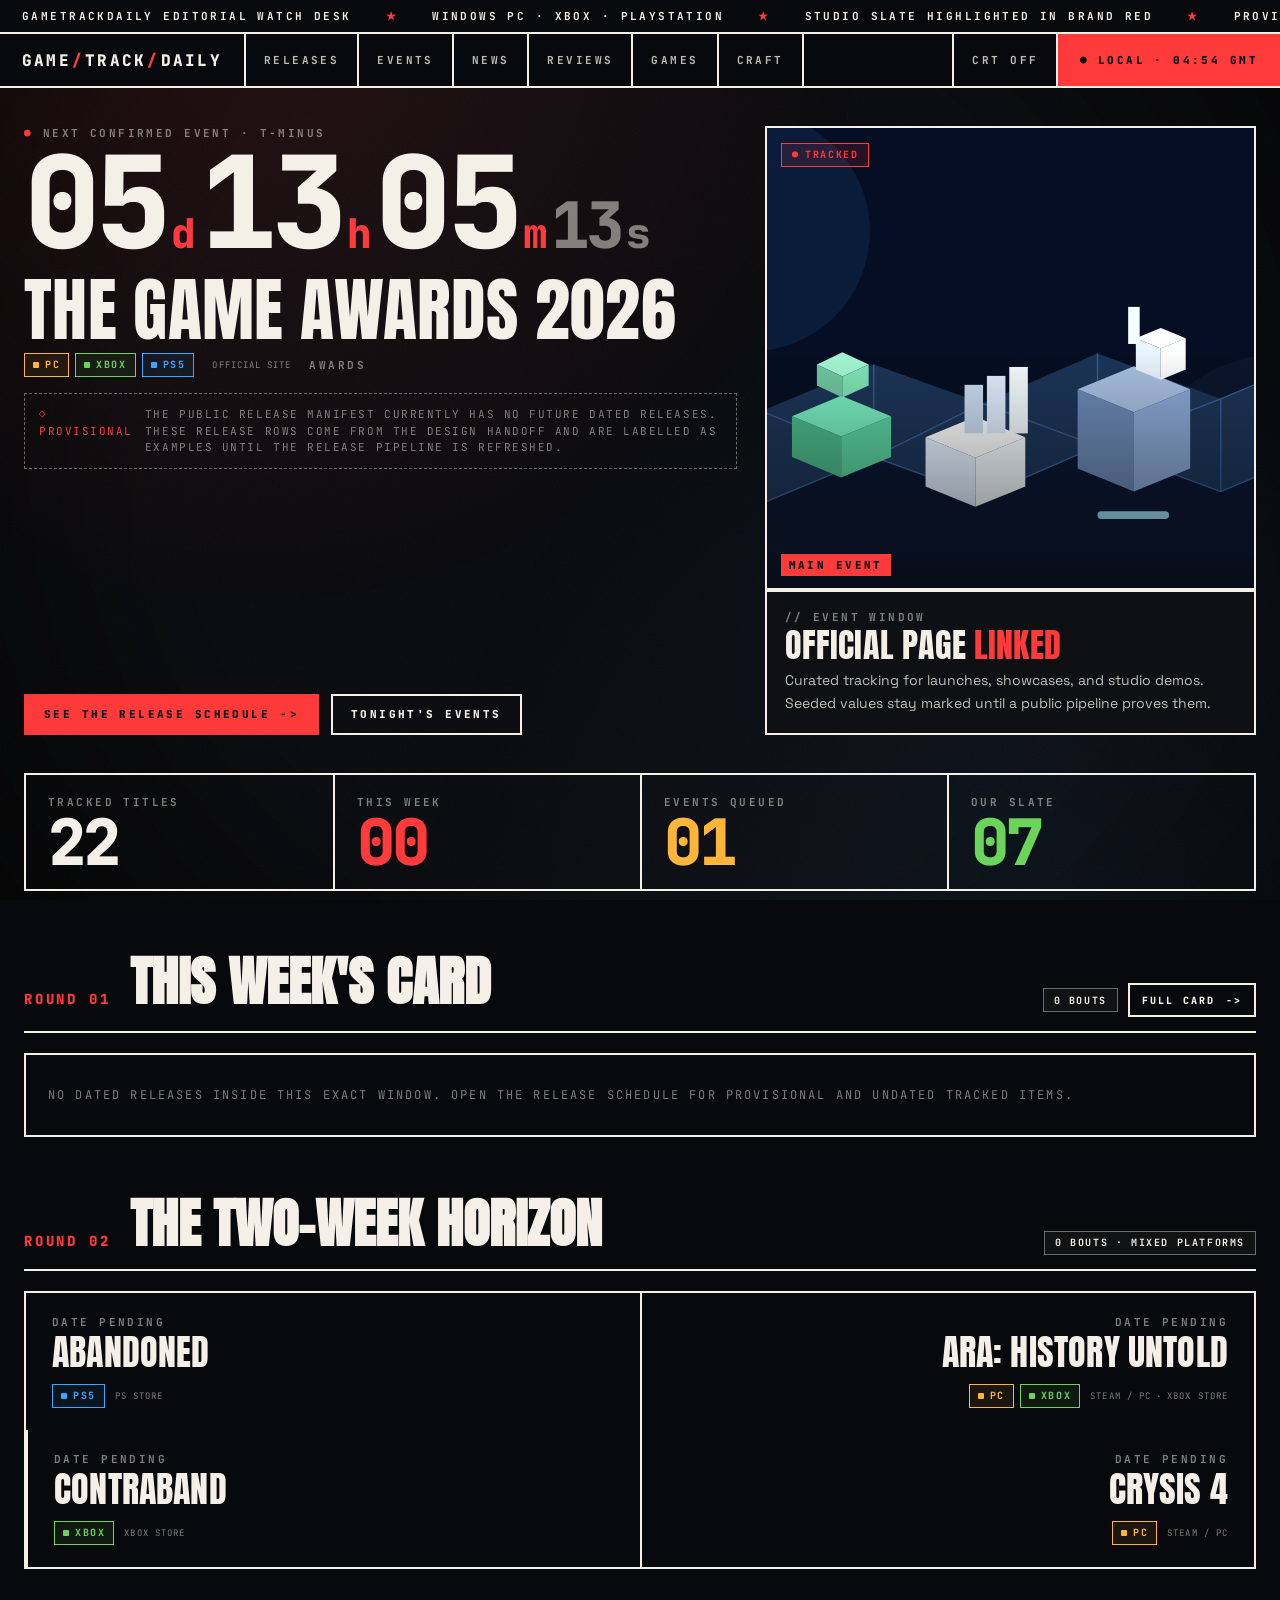
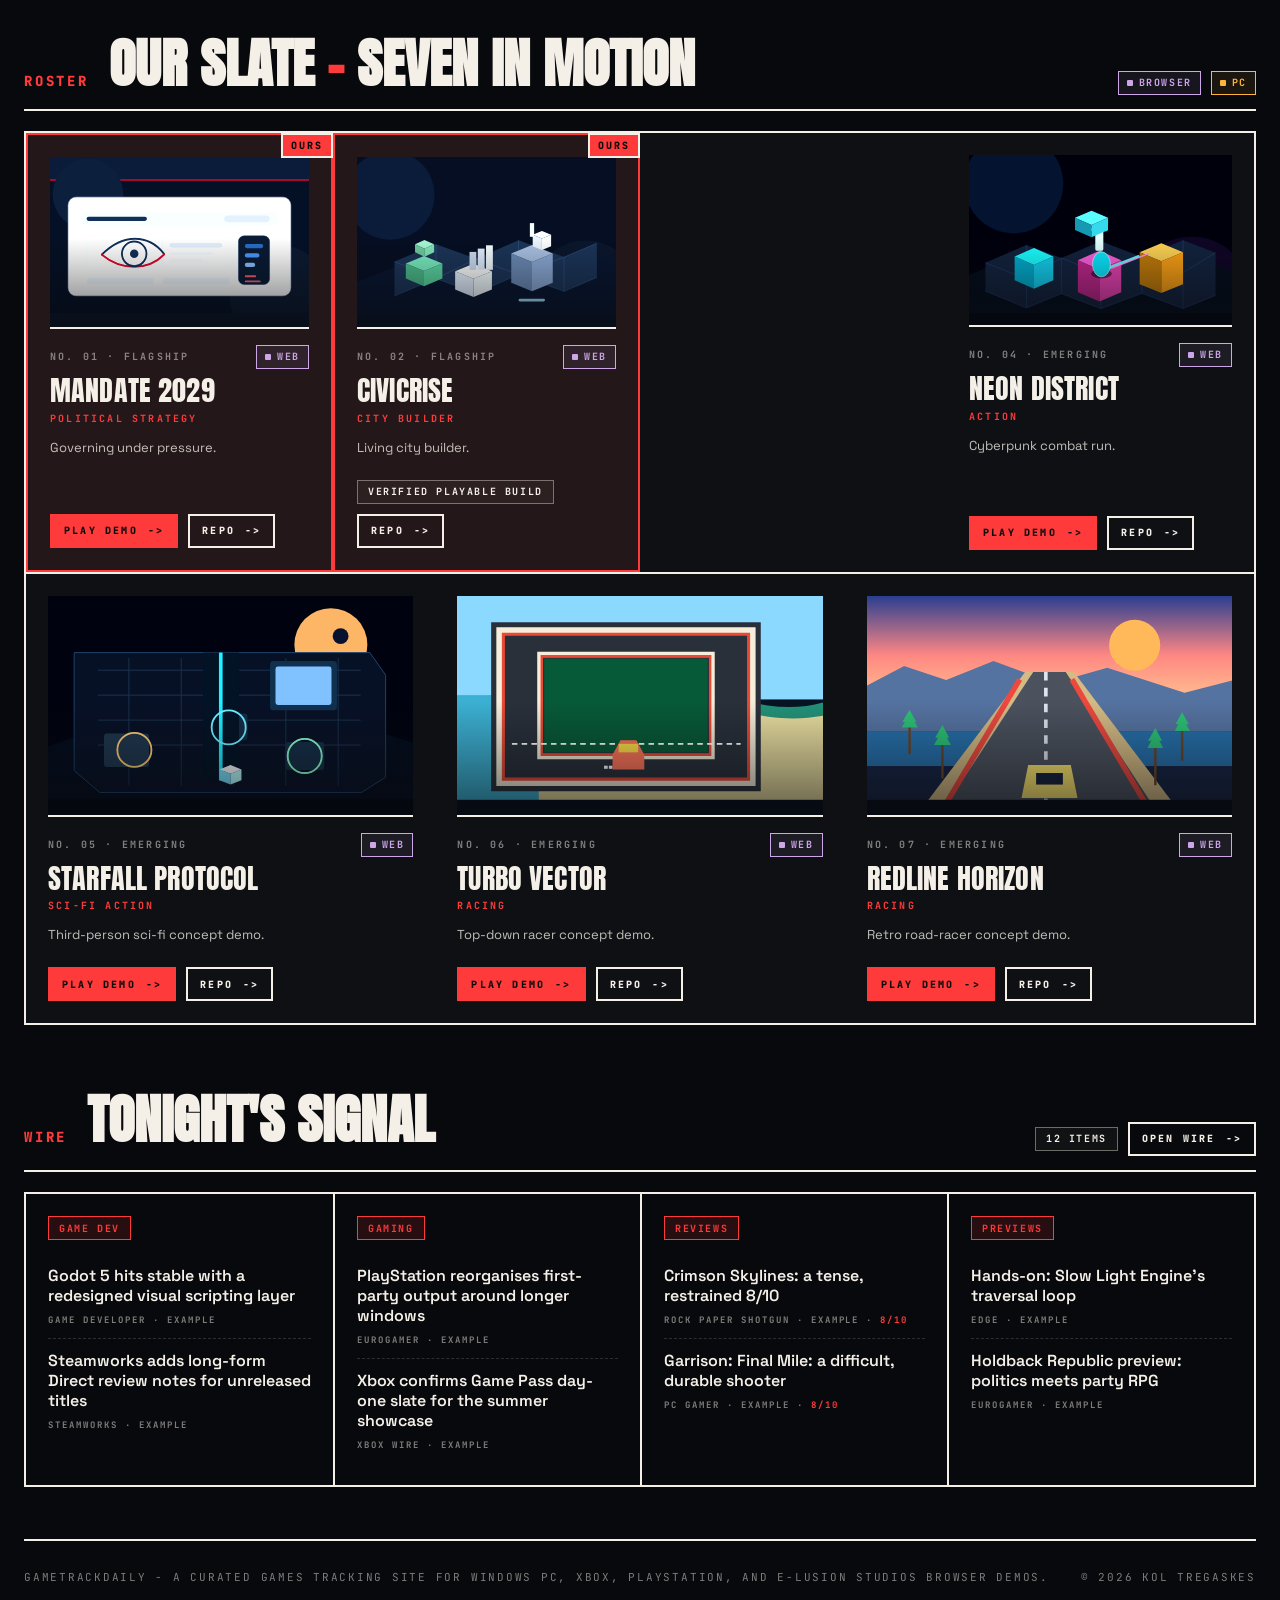
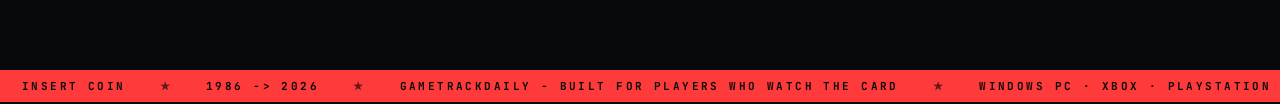
<file: index.html>
<!DOCTYPE html>
<html lang="en-GB">
  <head>
    <meta charset="UTF-8" />
    <meta name="viewport" content="width=device-width, initial-scale=1.0" />
    <title>GameTrackDaily</title>
    <meta
      name="description"
      content="GameTrackDaily is an arcade-styled games watch desk for tracked releases, events, curated coverage, and the E-lusion Studios slate."
    />
    <link rel="canonical" href="https://koltregaskes.github.io/gametrackdaily/" />
    <meta property="og:title" content="GameTrackDaily" />
    <meta
      property="og:description"
      content="Tracked releases, events, curated games coverage, and the E-lusion Studios slate in one public watch desk."
    />
    <meta property="og:type" content="website" />
    <meta property="og:url" content="https://koltregaskes.github.io/gametrackdaily/" />
    <meta name="twitter:card" content="summary" />
    <meta name="theme-color" content="#08090c" />
    <link rel="icon" href="favicon.svg" type="image/svg+xml" />
    <link rel="manifest" href="site.webmanifest" />
    <link rel="stylesheet" href="styles.css" />
    <script type="application/ld+json">
      {
        "@context": "https://schema.org",
        "@type": "WebSite",
        "@id": "https://koltregaskes.github.io/gametrackdaily/#website",
        "name": "GameTrackDaily",
        "url": "https://koltregaskes.github.io/gametrackdaily/",
        "publisher": {
          "@type": "Organization",
          "@id": "https://koltregaskes.github.io/gametrackdaily/#organization",
          "name": "GameTrackDaily"
        }
      }
    </script>
  </head>
  <body data-page="home">
    <a class="skip-link" href="#main-content">Skip to main content</a>
    <noscript>
      <main id="main-content" class="shell agent-readable-summary">
        <p class="eyebrow">GameTrackDaily // static agent summary</p>
        <h1>GameTrackDaily tracks games, releases, events, news rails, reviews, and the E-lusion Studios slate.</h1>
        <p>
          The public site is an arcade-styled games watch desk. It separates release tracking, events, news, reviews,
          and in-development E-lusion Studios projects so visitors can find the right route quickly.
        </p>
        <ul>
          <li><a href="releases.html">Releases</a> lists tracked launch windows and provisional release rows.</li>
          <li><a href="events.html">Events</a> groups the calendar around showcases and games-industry moments.</li>
          <li><a href="news.html">News</a> routes into development, gaming, review, and preview rails.</li>
          <li><a href="reviews.html">Reviews</a> explains the review literacy and scoring approach.</li>
          <li><a href="games.html">Games</a> shows the E-lusion Studios project lineup and current public state.</li>
        </ul>
        <p>
          Caveat: v1 uses static public manifests and clearly marked provisional rows. Do not treat release rows as live
          store data unless a linked official source says so.
        </p>
      </main>
    </noscript>
    <div id="site-frame"></div>
    <script src="app.js" defer></script>
  </body>
</html>
</file>
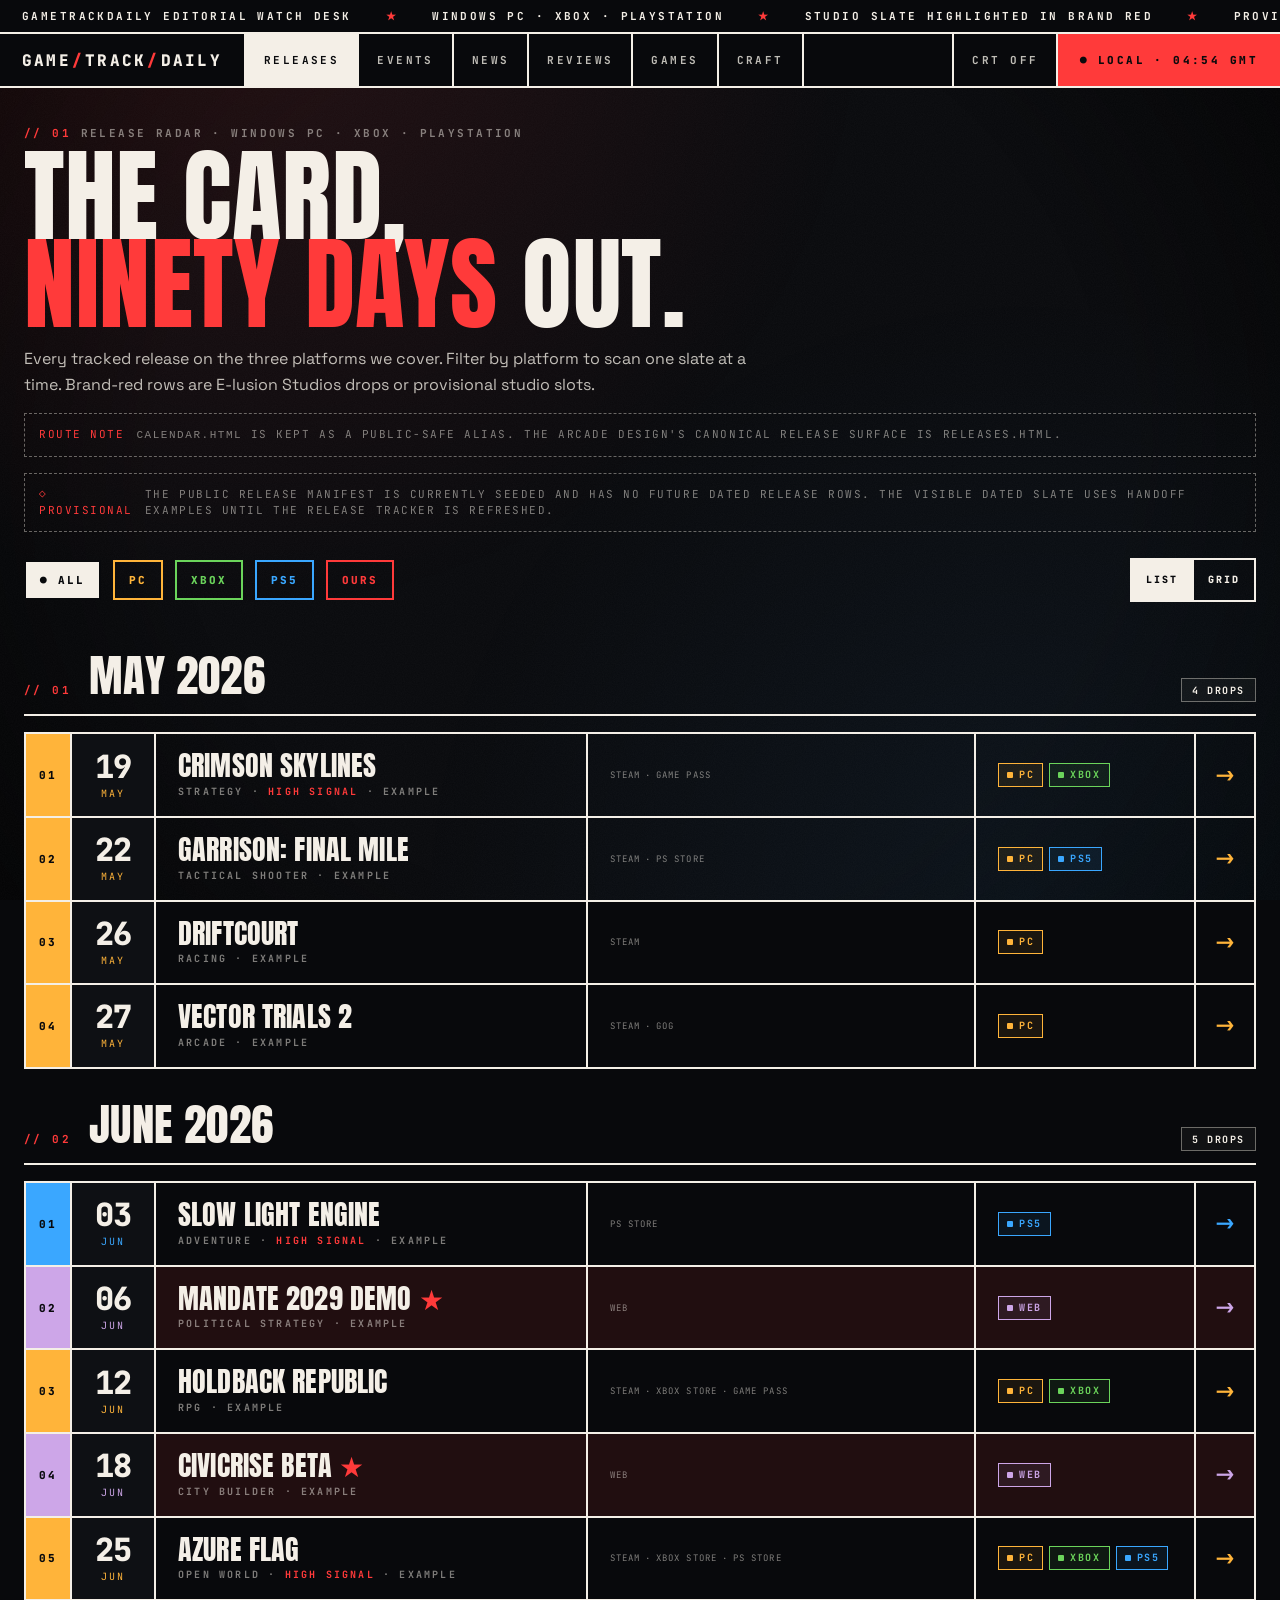
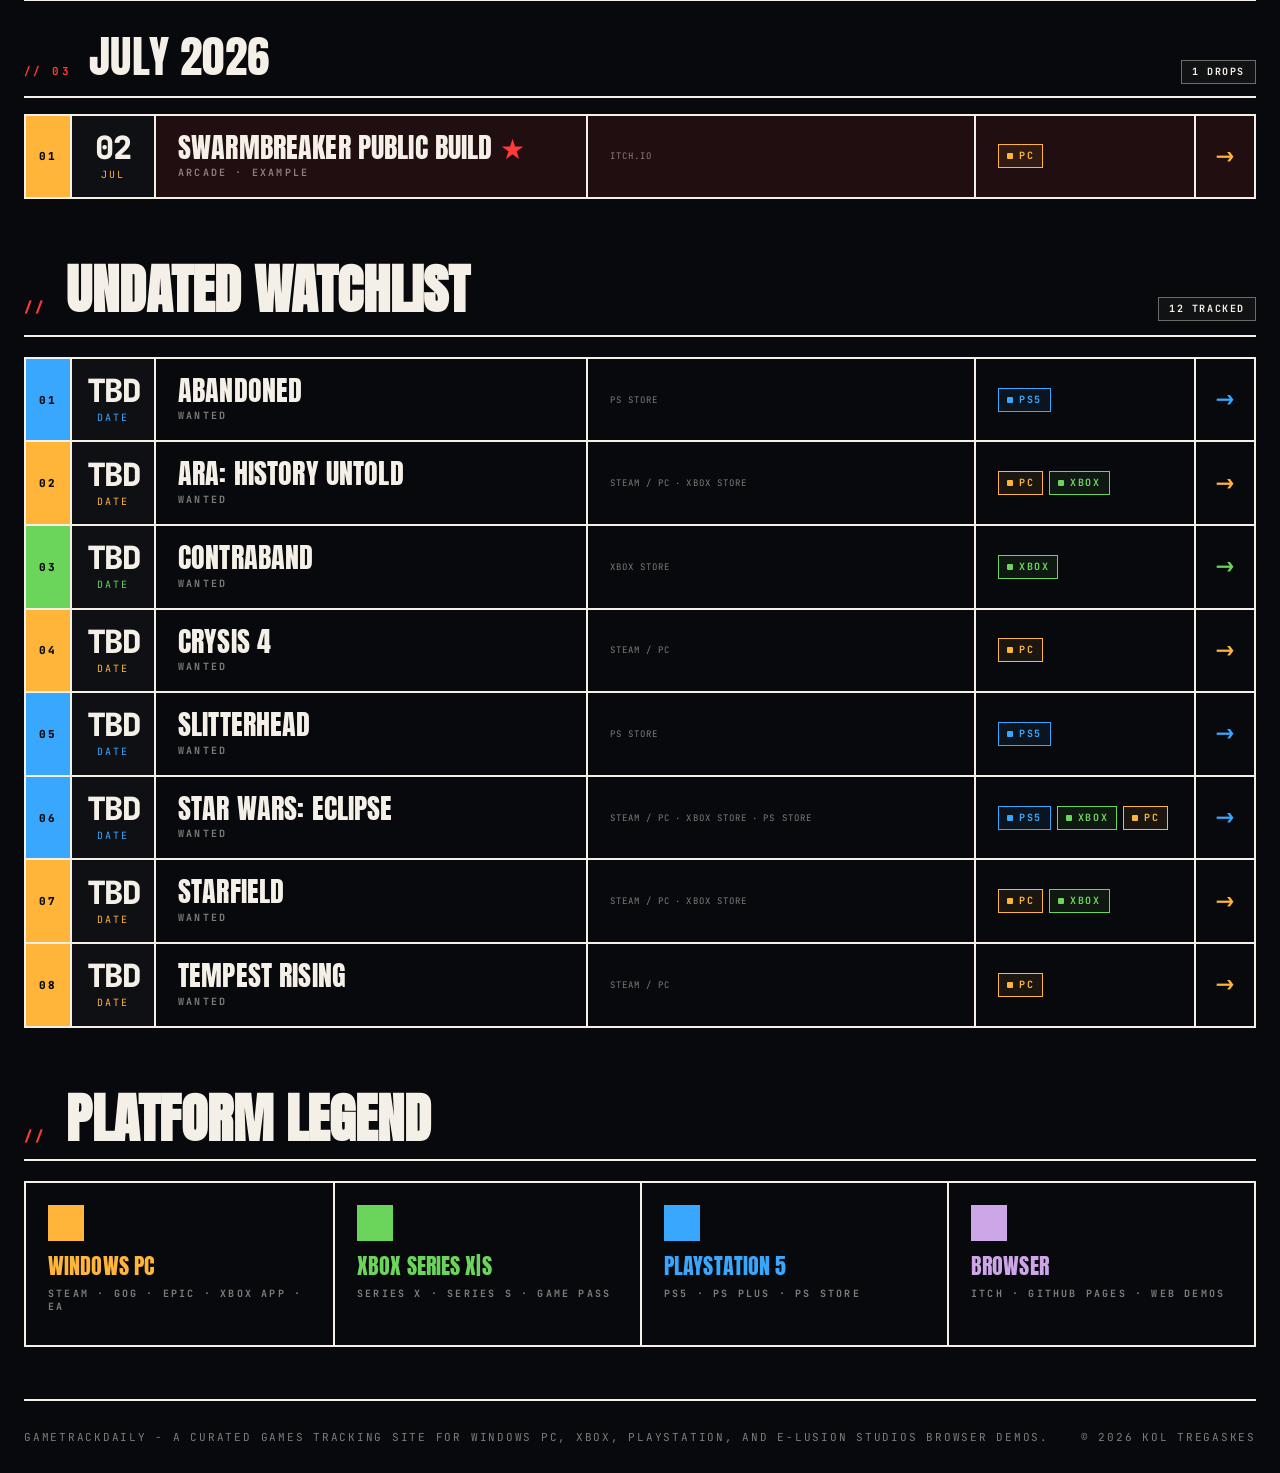
<file: calendar.html>
<!DOCTYPE html>
<html lang="en-GB">
  <head>
    <meta charset="UTF-8" />
    <meta name="viewport" content="width=device-width, initial-scale=1.0" />
    <title>Release Calendar // GameTrackDaily</title>
    <meta name="description" content="Compatibility route for the GameTrackDaily release calendar. The arcade design uses Releases as the canonical surface." />
    <link rel="canonical" href="https://koltregaskes.github.io/gametrackdaily/releases.html" />
    <meta property="og:title" content="Release Calendar // GameTrackDaily" />
    <meta property="og:description" content="Compatibility route for the GameTrackDaily release radar." />
    <meta property="og:type" content="website" />
    <meta property="og:url" content="https://koltregaskes.github.io/gametrackdaily/calendar.html" />
    <meta name="twitter:card" content="summary" />
    <meta name="theme-color" content="#08090c" />
    <link rel="icon" href="favicon.svg" type="image/svg+xml" />
    <link rel="manifest" href="site.webmanifest" />
    <link rel="stylesheet" href="styles.css" />
    <script type="application/ld+json">
      {
            "@context": "https://schema.org",
            "@graph": [
                  {
                        "@type": "Organization",
                        "@id": "https://koltregaskes.github.io/gametrackdaily/#organization",
                        "name": "GameTrackDaily",
                        "url": "https://koltregaskes.github.io/gametrackdaily/",
                        "parentOrganization": {
                              "name": "E-lusion Studios"
                        }
                  },
                  {
                        "@type": "WebSite",
                        "@id": "https://koltregaskes.github.io/gametrackdaily/#website",
                        "name": "GameTrackDaily",
                        "url": "https://koltregaskes.github.io/gametrackdaily/",
                        "publisher": {
                              "@id": "https://koltregaskes.github.io/gametrackdaily/#organization"
                        }
                  },
                  {
                        "@type": "CollectionPage",
                        "@id": "https://koltregaskes.github.io/gametrackdaily/releases.html#page",
                        "name": "Release Calendar // GameTrackDaily",
                        "description": "Compatibility route for the GameTrackDaily release calendar. The Arcade design uses Releases as the canonical surface.",
                        "url": "https://koltregaskes.github.io/gametrackdaily/releases.html",
                        "isPartOf": {
                              "@id": "https://koltregaskes.github.io/gametrackdaily/#website"
                        }
                  }
            ]
      }
    </script>
  </head>
  <body data-page="calendar">
    <a class="skip-link" href="#main-content">Skip to main content</a>
    <div id="site-frame"></div>
    <script src="app.js" defer></script>
  </body>
</html>
</file>
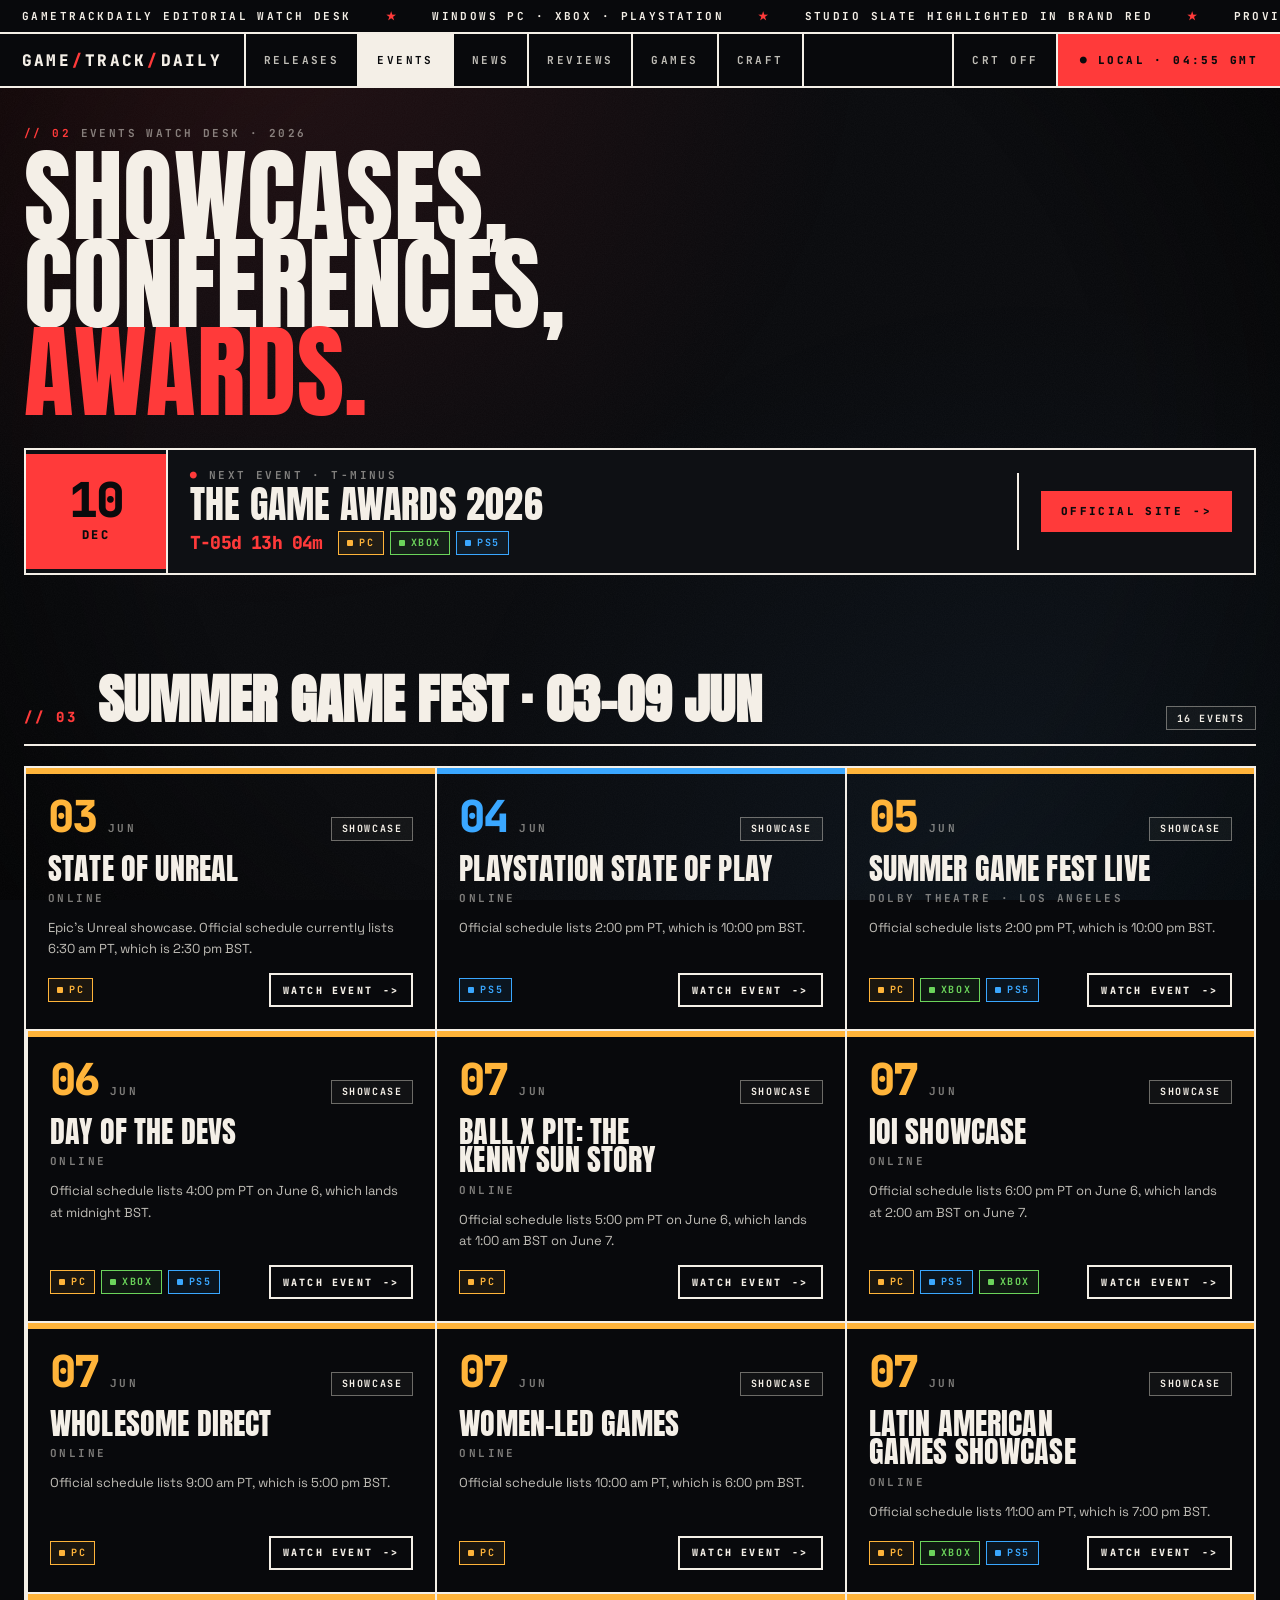
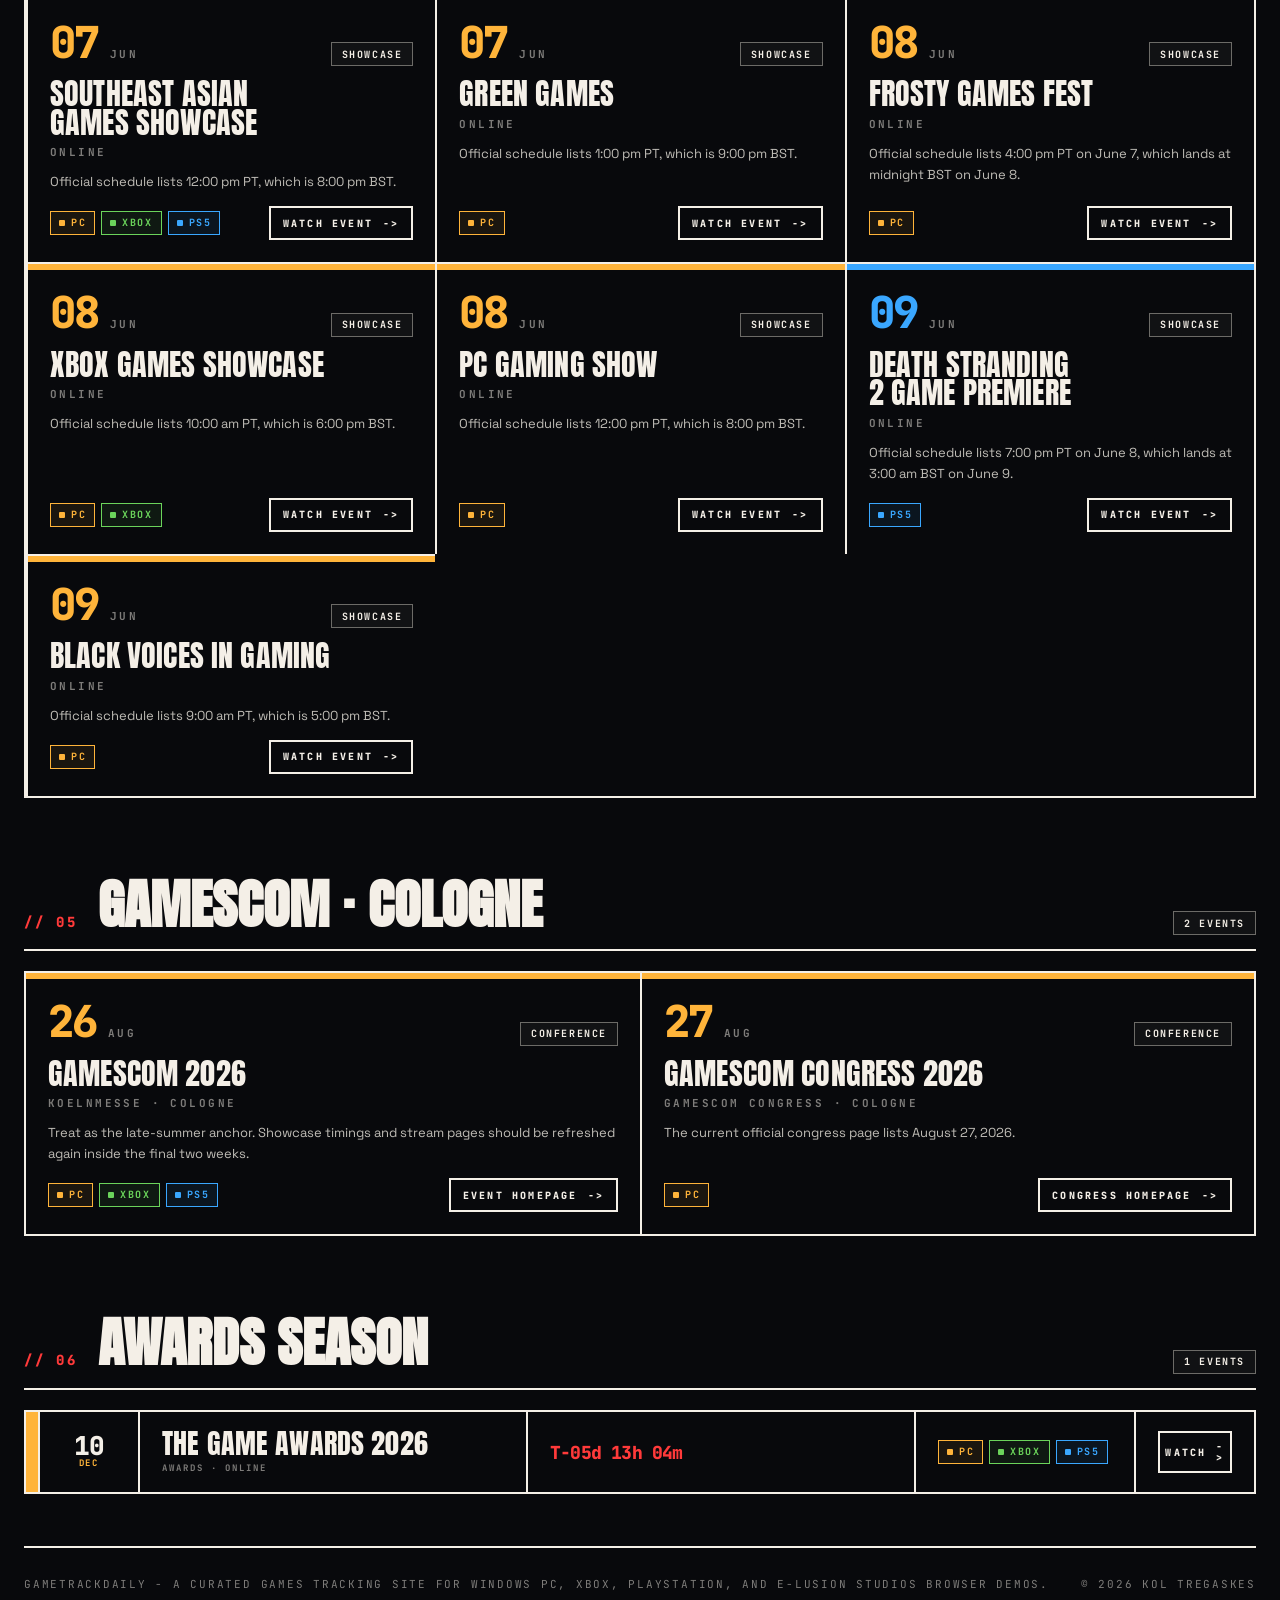
<file: events.html>
<!DOCTYPE html>
<html lang="en-GB">
  <head>
    <meta charset="UTF-8" />
    <meta name="viewport" content="width=device-width, initial-scale=1.0" />
    <title>Events // GameTrackDaily</title>
    <meta
      name="description"
      content="Track major game showcases, conferences, awards, local UK times, and official watch destinations."
    />
    <link rel="canonical" href="https://koltregaskes.github.io/gametrackdaily/events.html" />
    <meta property="og:title" content="Events // GameTrackDaily" />
    <meta property="og:description" content="Showcases, conferences, awards, UK-local times, and official watch links." />
    <meta property="og:type" content="website" />
    <meta property="og:url" content="https://koltregaskes.github.io/gametrackdaily/events.html" />
    <meta name="twitter:card" content="summary" />
    <meta name="theme-color" content="#08090c" />
    <link rel="icon" href="favicon.svg" type="image/svg+xml" />
    <link rel="manifest" href="site.webmanifest" />
    <link rel="stylesheet" href="styles.css" />
    <script type="application/ld+json">
      {
        "@context": "https://schema.org",
        "@type": "CollectionPage",
        "@id": "https://koltregaskes.github.io/gametrackdaily/events.html#page",
        "name": "Events // GameTrackDaily",
        "url": "https://koltregaskes.github.io/gametrackdaily/events.html",
        "isPartOf": { "@id": "https://koltregaskes.github.io/gametrackdaily/#website" }
      }
    </script>
  </head>
  <body data-page="events">
    <a class="skip-link" href="#main-content">Skip to main content</a>
    <div id="site-frame"></div>
    <script src="app.js" defer></script>
  </body>
</html>
</file>
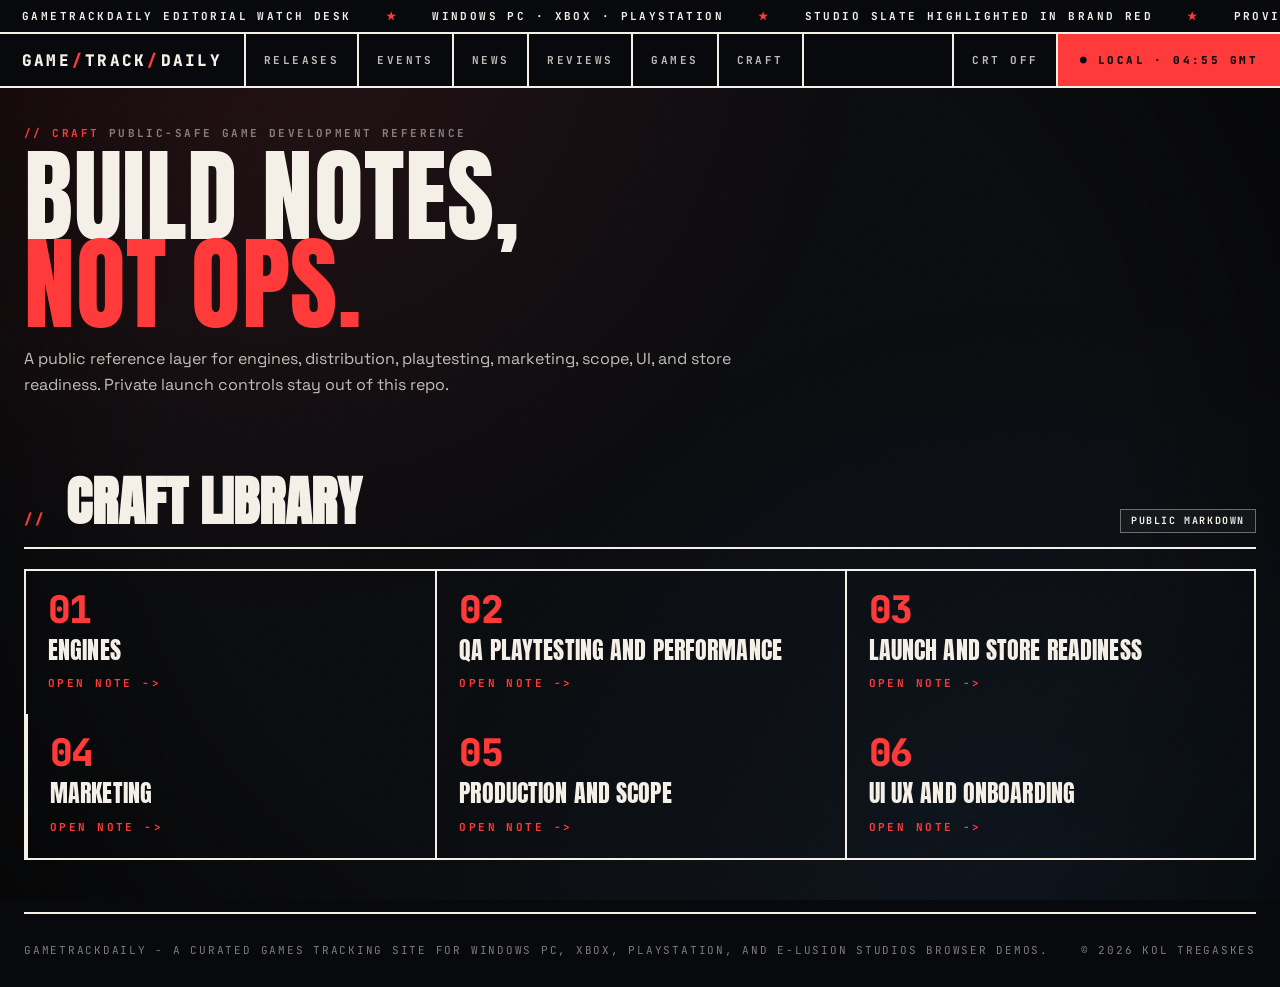
<file: game-development.html>
<!DOCTYPE html>
<html lang="en-GB">
  <head>
    <meta charset="UTF-8" />
    <meta name="viewport" content="width=device-width, initial-scale=1.0" />
    <title>Game Development // GameTrackDaily</title>
    <meta name="description" content="Public-safe game-development notes for engines, scope, QA, store readiness, and studio workflow." />
    <link rel="canonical" href="https://koltregaskes.github.io/gametrackdaily/game-development.html" />
    <meta property="og:title" content="Game Development // GameTrackDaily" />
    <meta property="og:description" content="Public-safe game-development notes inside GameTrackDaily." />
    <meta property="og:type" content="website" />
    <meta property="og:url" content="https://koltregaskes.github.io/gametrackdaily/game-development.html" />
    <meta name="twitter:card" content="summary" />
    <meta name="theme-color" content="#08090c" />
    <link rel="icon" href="favicon.svg" type="image/svg+xml" />
    <link rel="manifest" href="site.webmanifest" />
    <link rel="stylesheet" href="styles.css" />
    <script type="application/ld+json">
      {
            "@context": "https://schema.org",
            "@graph": [
                  {
                        "@type": "Organization",
                        "@id": "https://koltregaskes.github.io/gametrackdaily/#organization",
                        "name": "GameTrackDaily",
                        "url": "https://koltregaskes.github.io/gametrackdaily/",
                        "parentOrganization": {
                              "name": "E-lusion Studios"
                        }
                  },
                  {
                        "@type": "WebSite",
                        "@id": "https://koltregaskes.github.io/gametrackdaily/#website",
                        "name": "GameTrackDaily",
                        "url": "https://koltregaskes.github.io/gametrackdaily/",
                        "publisher": {
                              "@id": "https://koltregaskes.github.io/gametrackdaily/#organization"
                        }
                  },
                  {
                        "@type": "CollectionPage",
                        "@id": "https://koltregaskes.github.io/gametrackdaily/game-development.html#page",
                        "name": "Game Development // GameTrackDaily",
                        "description": "Public-safe game-development notes for engines, scope, QA, store readiness, and studio workflow.",
                        "url": "https://koltregaskes.github.io/gametrackdaily/game-development.html",
                        "isPartOf": {
                              "@id": "https://koltregaskes.github.io/gametrackdaily/#website"
                        }
                  }
            ]
      }
    </script>
  </head>
  <body data-page="development">
    <a class="skip-link" href="#main-content">Skip to main content</a>
    <div id="site-frame"></div>
    <script src="app.js" defer></script>
  </body>
</html>
</file>
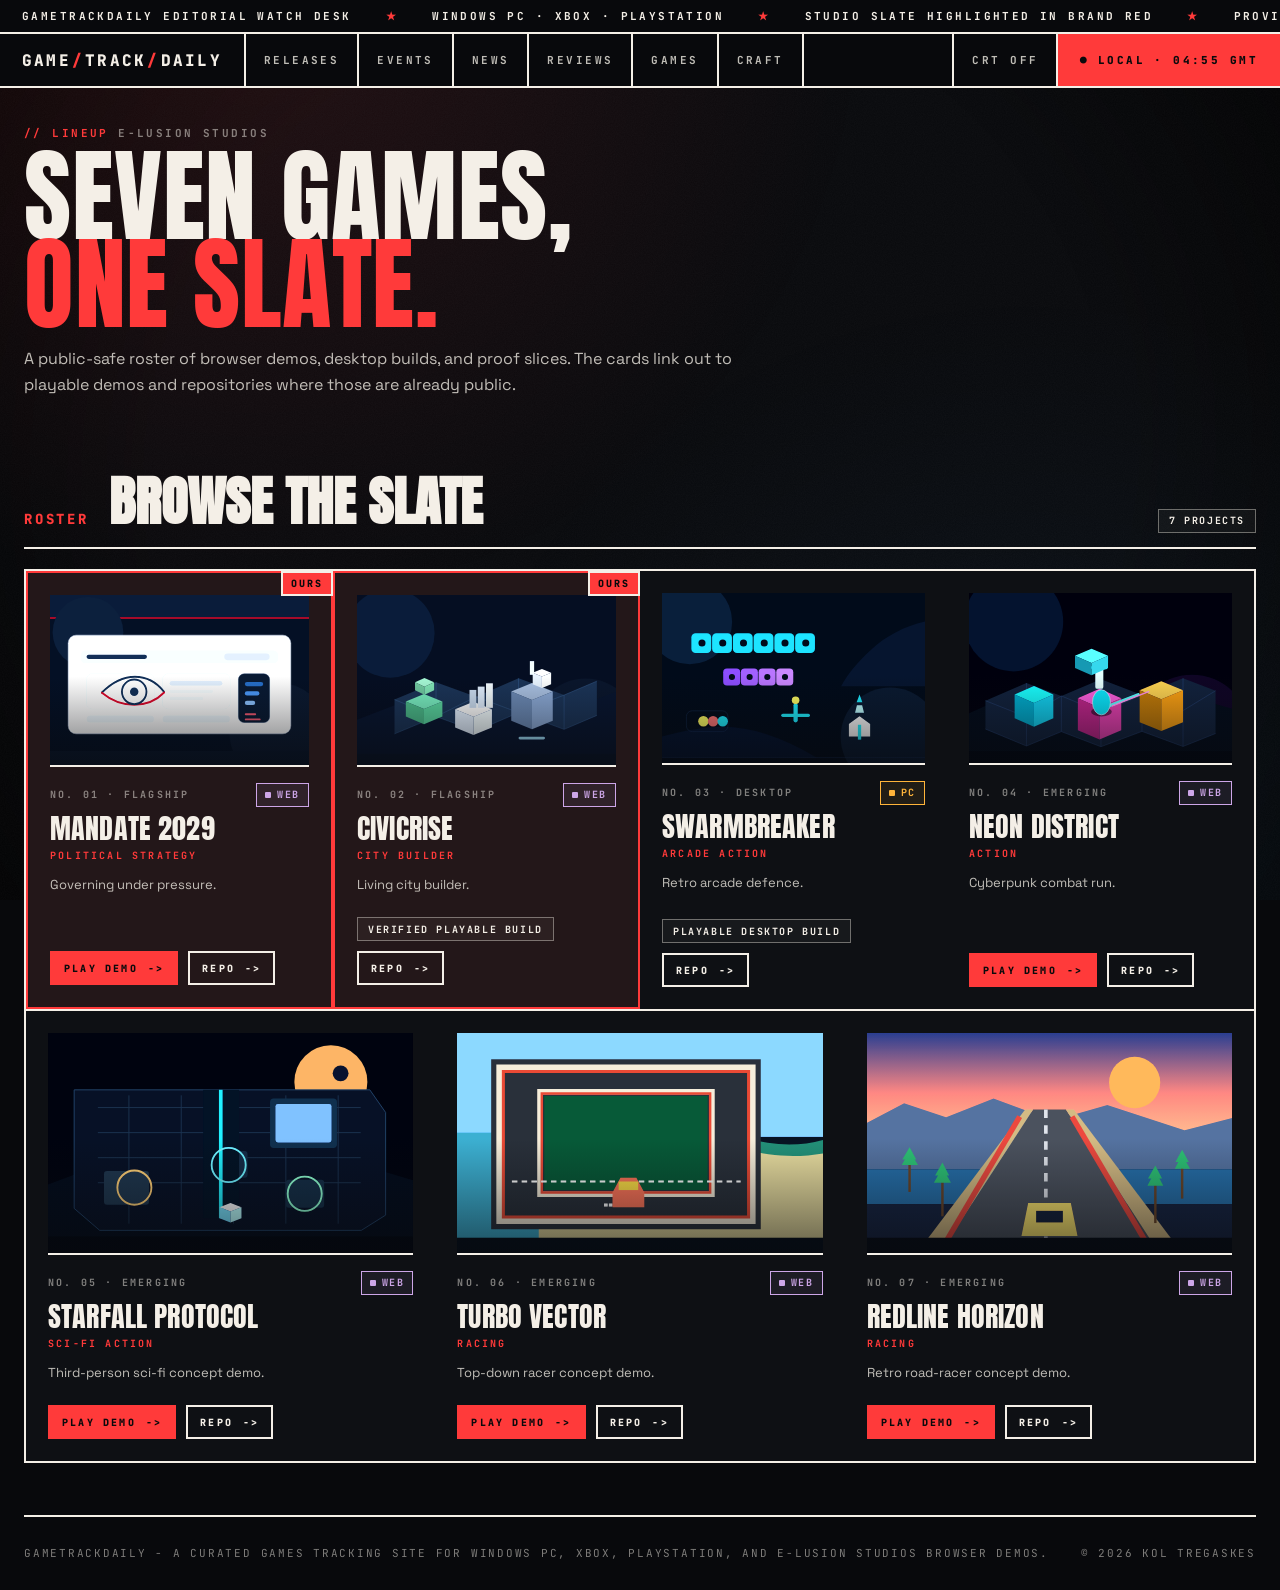
<file: games.html>
<!DOCTYPE html>
<html lang="en-GB">
  <head>
    <meta charset="UTF-8" />
    <meta name="viewport" content="width=device-width, initial-scale=1.0" />
    <title>Games // GameTrackDaily</title>
    <meta name="description" content="Browse the E-lusion Studios public game slate: browser demos, desktop builds, and proof slices." />
    <link rel="canonical" href="https://koltregaskes.github.io/gametrackdaily/games.html" />
    <meta property="og:title" content="Games // GameTrackDaily" />
    <meta property="og:description" content="The public E-lusion Studios game slate inside GameTrackDaily." />
    <meta property="og:type" content="website" />
    <meta property="og:url" content="https://koltregaskes.github.io/gametrackdaily/games.html" />
    <meta name="twitter:card" content="summary" />
    <meta name="theme-color" content="#08090c" />
    <link rel="icon" href="favicon.svg" type="image/svg+xml" />
    <link rel="manifest" href="site.webmanifest" />
    <link rel="stylesheet" href="styles.css" />
    <script type="application/ld+json">
      {
            "@context": "https://schema.org",
            "@graph": [
                  {
                        "@type": "Organization",
                        "@id": "https://koltregaskes.github.io/gametrackdaily/#organization",
                        "name": "GameTrackDaily",
                        "url": "https://koltregaskes.github.io/gametrackdaily/",
                        "parentOrganization": {
                              "name": "E-lusion Studios"
                        }
                  },
                  {
                        "@type": "WebSite",
                        "@id": "https://koltregaskes.github.io/gametrackdaily/#website",
                        "name": "GameTrackDaily",
                        "url": "https://koltregaskes.github.io/gametrackdaily/",
                        "publisher": {
                              "@id": "https://koltregaskes.github.io/gametrackdaily/#organization"
                        }
                  },
                  {
                        "@type": "CollectionPage",
                        "@id": "https://koltregaskes.github.io/gametrackdaily/games.html#page",
                        "name": "Games // GameTrackDaily",
                        "description": "Browse the E-lusion Studios public game slate: browser demos, desktop builds, and proof slices.",
                        "url": "https://koltregaskes.github.io/gametrackdaily/games.html",
                        "isPartOf": {
                              "@id": "https://koltregaskes.github.io/gametrackdaily/#website"
                        }
                  }
            ]
      }
    </script>
  </head>
  <body data-page="games">
    <a class="skip-link" href="#main-content">Skip to main content</a>
    <div id="site-frame"></div>
    <script src="app.js" defer></script>
  </body>
</html>
</file>
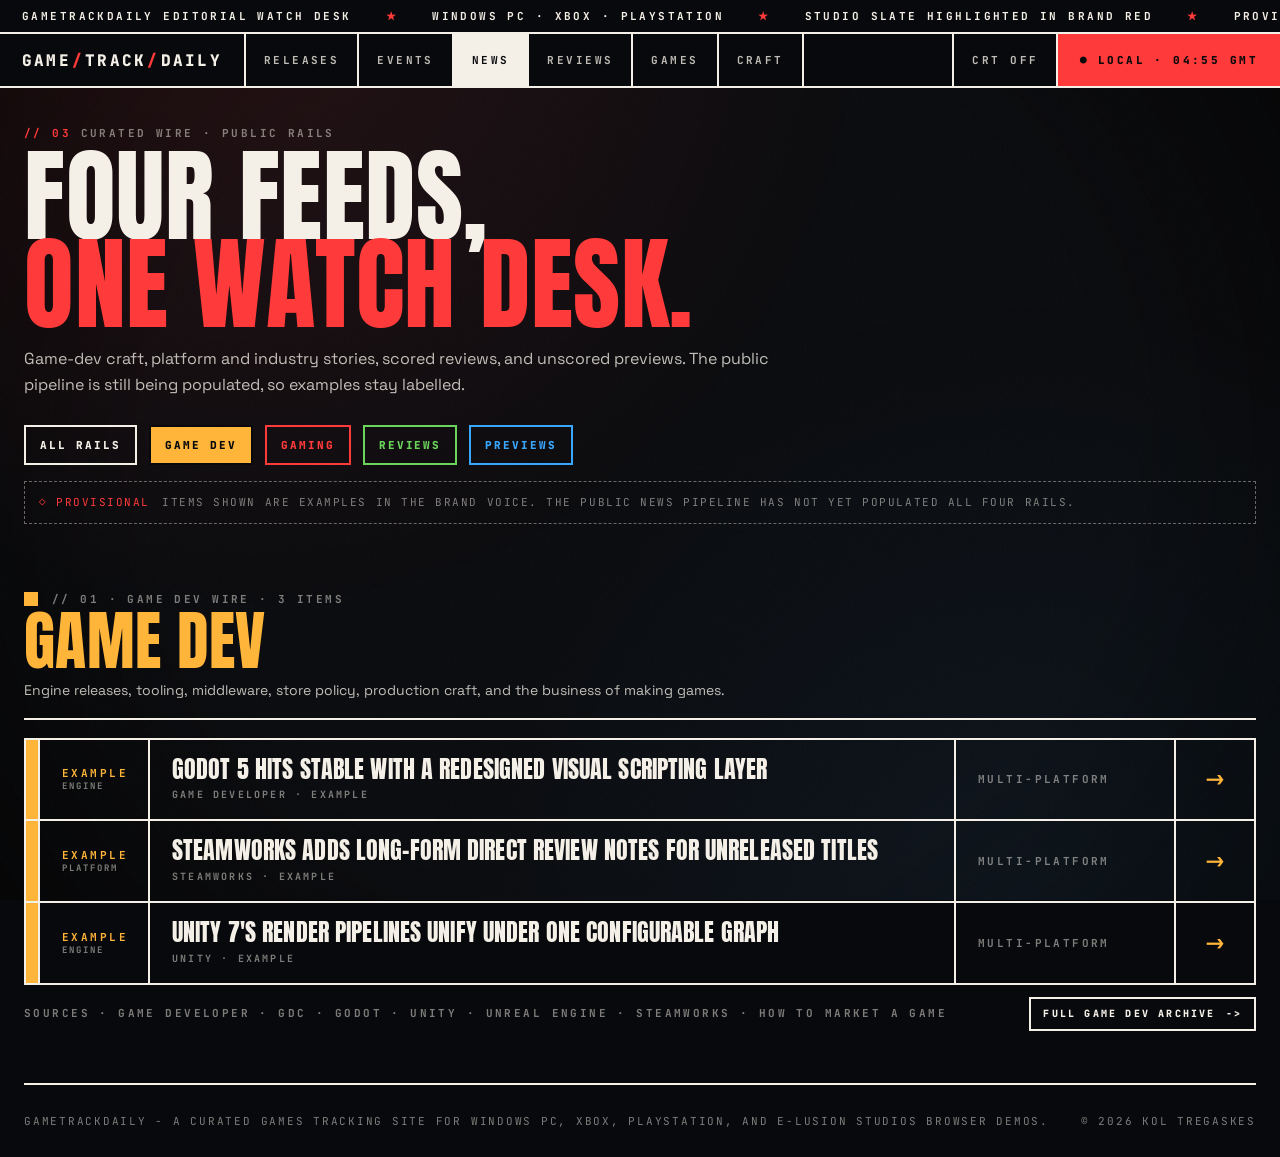
<file: news-development.html>
<!DOCTYPE html>
<html lang="en-GB">
  <head>
    <meta charset="UTF-8" />
    <meta name="viewport" content="width=device-width, initial-scale=1.0" />
    <title>Game Dev News // GameTrackDaily</title>
    <meta name="description" content="Game development rail for engines, tooling, store policy, production craft, and business signals." />
    <link rel="canonical" href="https://koltregaskes.github.io/gametrackdaily/news-development.html" />
    <meta property="og:title" content="Game Dev News // GameTrackDaily" />
    <meta property="og:description" content="The GameTrackDaily game-development news rail." />
    <meta property="og:type" content="website" />
    <meta property="og:url" content="https://koltregaskes.github.io/gametrackdaily/news-development.html" />
    <meta name="twitter:card" content="summary" />
    <meta name="theme-color" content="#08090c" />
    <link rel="icon" href="favicon.svg" type="image/svg+xml" />
    <link rel="manifest" href="site.webmanifest" />
    <link rel="stylesheet" href="styles.css" />
    <script type="application/ld+json">
      {
            "@context": "https://schema.org",
            "@graph": [
                  {
                        "@type": "Organization",
                        "@id": "https://koltregaskes.github.io/gametrackdaily/#organization",
                        "name": "GameTrackDaily",
                        "url": "https://koltregaskes.github.io/gametrackdaily/",
                        "parentOrganization": {
                              "name": "E-lusion Studios"
                        }
                  },
                  {
                        "@type": "WebSite",
                        "@id": "https://koltregaskes.github.io/gametrackdaily/#website",
                        "name": "GameTrackDaily",
                        "url": "https://koltregaskes.github.io/gametrackdaily/",
                        "publisher": {
                              "@id": "https://koltregaskes.github.io/gametrackdaily/#organization"
                        }
                  },
                  {
                        "@type": "CollectionPage",
                        "@id": "https://koltregaskes.github.io/gametrackdaily/news-development.html#page",
                        "name": "Game Dev News // GameTrackDaily",
                        "description": "Game development news rail for engines, tooling, production craft, and public-safe source notes.",
                        "url": "https://koltregaskes.github.io/gametrackdaily/news-development.html",
                        "isPartOf": {
                              "@id": "https://koltregaskes.github.io/gametrackdaily/#website"
                        }
                  }
            ]
      }
    </script>
  </head>
  <body data-page="rail" data-rail="dev">
    <a class="skip-link" href="#main-content">Skip to main content</a>
    <div id="site-frame"></div>
    <script src="app.js" defer></script>
  </body>
</html>
</file>
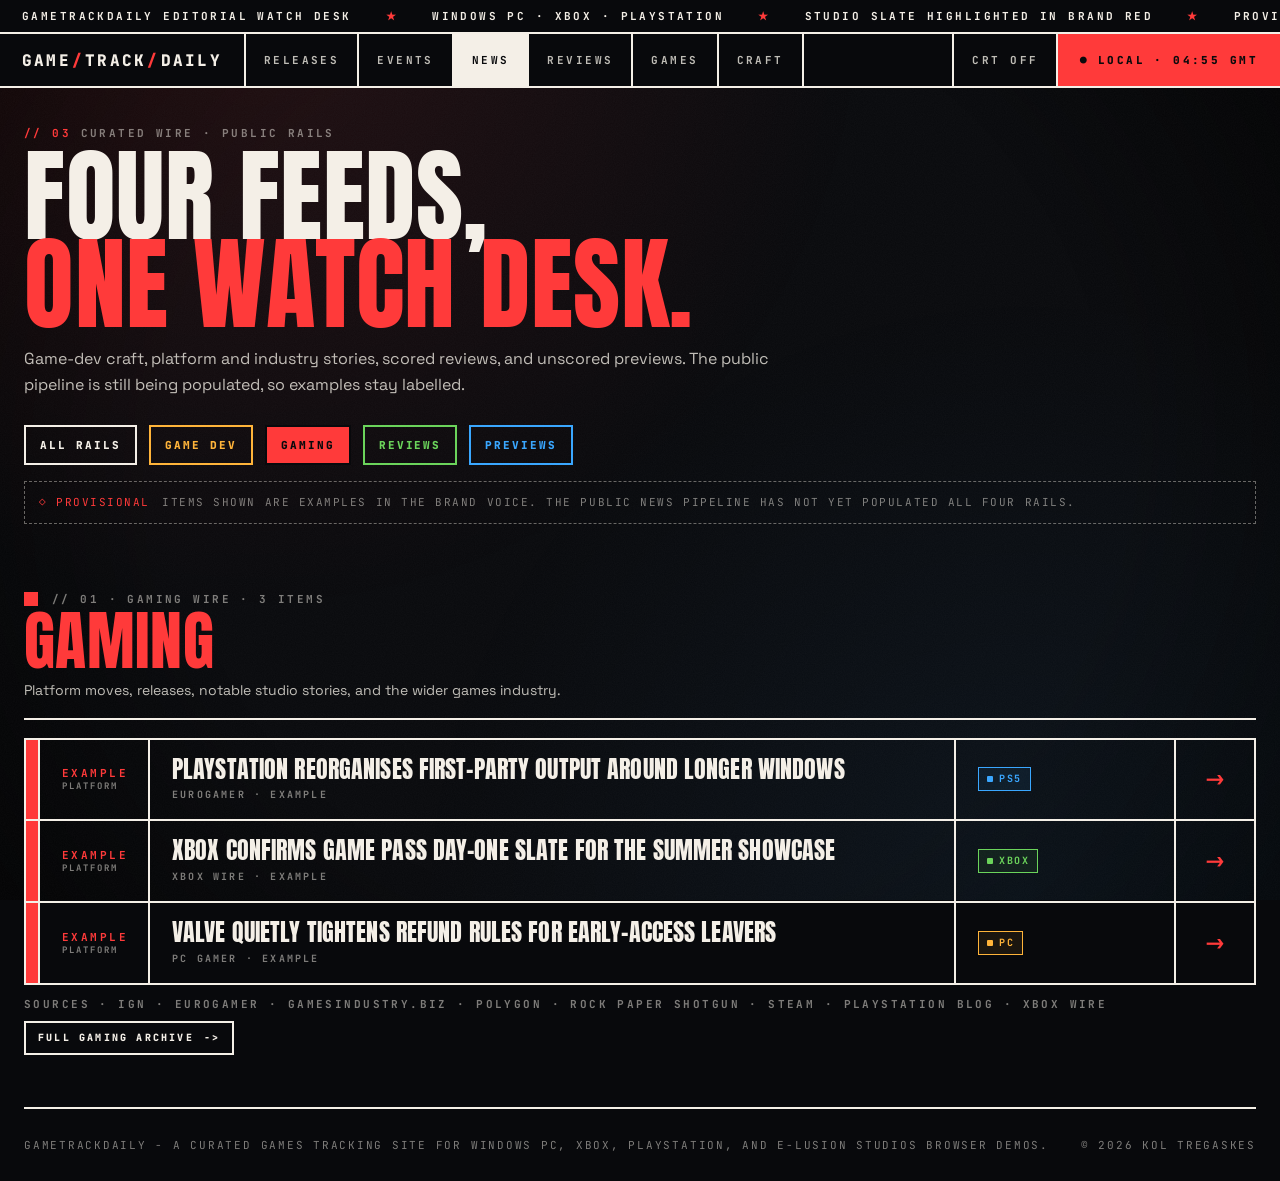
<file: news-gaming.html>
<!DOCTYPE html>
<html lang="en-GB">
  <head>
    <meta charset="UTF-8" />
    <meta name="viewport" content="width=device-width, initial-scale=1.0" />
    <title>Gaming News // GameTrackDaily</title>
    <meta name="description" content="Gaming rail for platform moves, studio stories, releases, and the wider games industry." />
    <link rel="canonical" href="https://koltregaskes.github.io/gametrackdaily/news-gaming.html" />
    <meta property="og:title" content="Gaming News // GameTrackDaily" />
    <meta property="og:description" content="The GameTrackDaily wider gaming news rail." />
    <meta property="og:type" content="website" />
    <meta property="og:url" content="https://koltregaskes.github.io/gametrackdaily/news-gaming.html" />
    <meta name="twitter:card" content="summary" />
    <meta name="theme-color" content="#08090c" />
    <link rel="icon" href="favicon.svg" type="image/svg+xml" />
    <link rel="manifest" href="site.webmanifest" />
    <link rel="stylesheet" href="styles.css" />
    <script type="application/ld+json">
      {
            "@context": "https://schema.org",
            "@graph": [
                  {
                        "@type": "Organization",
                        "@id": "https://koltregaskes.github.io/gametrackdaily/#organization",
                        "name": "GameTrackDaily",
                        "url": "https://koltregaskes.github.io/gametrackdaily/",
                        "parentOrganization": {
                              "name": "E-lusion Studios"
                        }
                  },
                  {
                        "@type": "WebSite",
                        "@id": "https://koltregaskes.github.io/gametrackdaily/#website",
                        "name": "GameTrackDaily",
                        "url": "https://koltregaskes.github.io/gametrackdaily/",
                        "publisher": {
                              "@id": "https://koltregaskes.github.io/gametrackdaily/#organization"
                        }
                  },
                  {
                        "@type": "CollectionPage",
                        "@id": "https://koltregaskes.github.io/gametrackdaily/news-gaming.html#page",
                        "name": "Gaming News // GameTrackDaily",
                        "description": "Gaming news rail for platform, studio, business, and release signals.",
                        "url": "https://koltregaskes.github.io/gametrackdaily/news-gaming.html",
                        "isPartOf": {
                              "@id": "https://koltregaskes.github.io/gametrackdaily/#website"
                        }
                  }
            ]
      }
    </script>
  </head>
  <body data-page="rail" data-rail="gaming">
    <a class="skip-link" href="#main-content">Skip to main content</a>
    <div id="site-frame"></div>
    <script src="app.js" defer></script>
  </body>
</html>
</file>
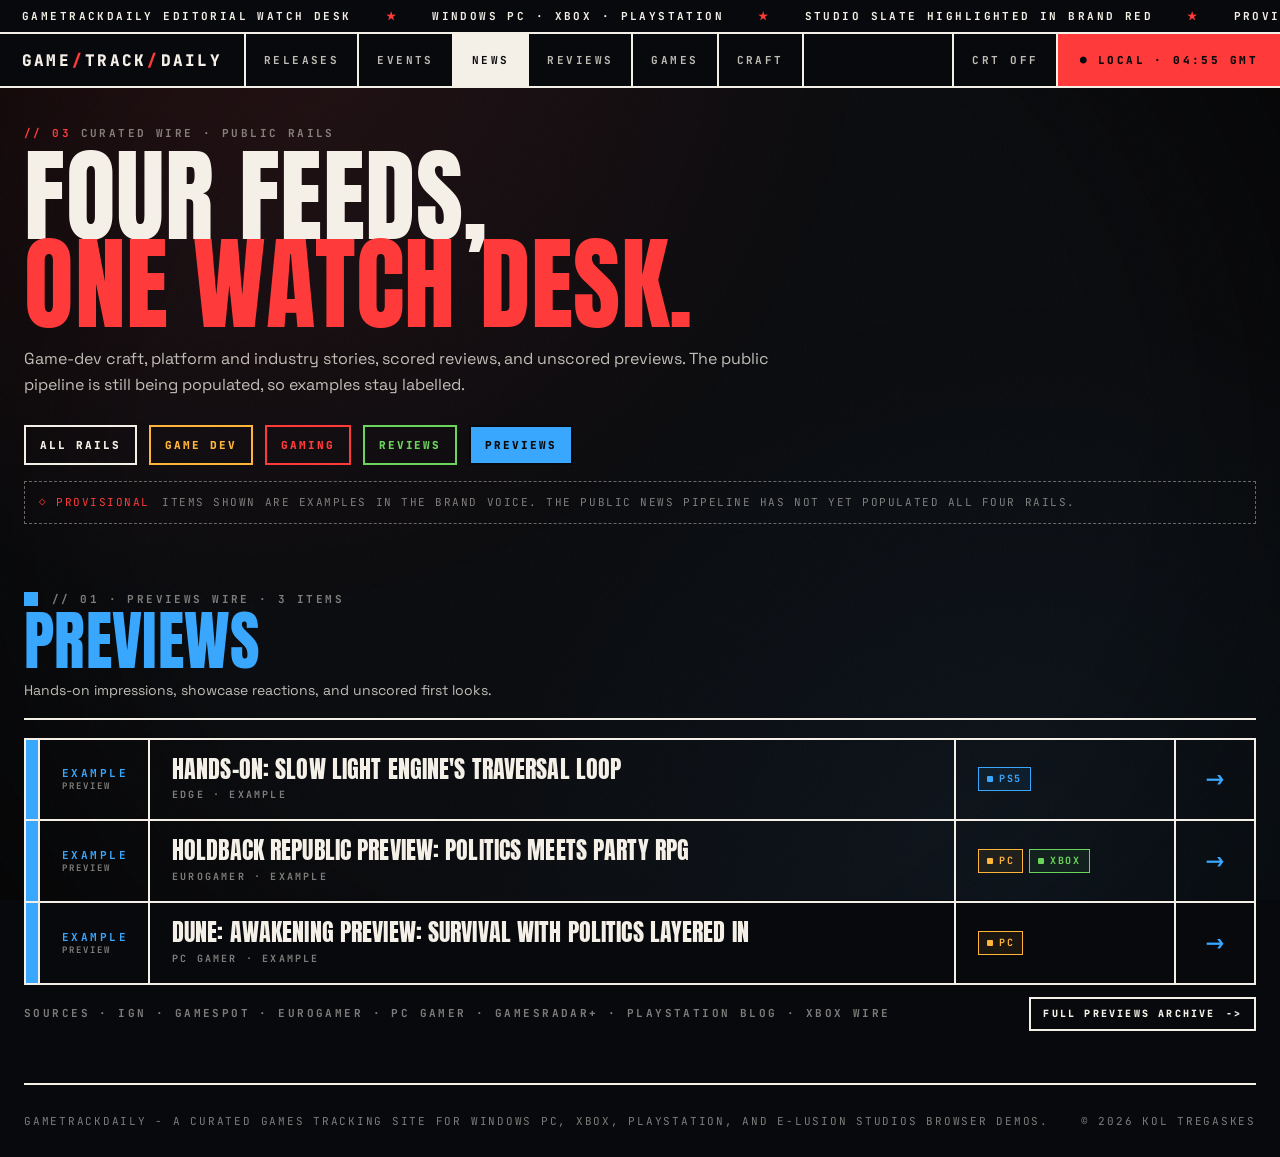
<file: news-previews.html>
<!DOCTYPE html>
<html lang="en-GB">
  <head>
    <meta charset="UTF-8" />
    <meta name="viewport" content="width=device-width, initial-scale=1.0" />
    <title>Preview News // GameTrackDaily</title>
    <meta name="description" content="Preview rail for hands-on impressions, showcase reactions, and unscored first looks." />
    <link rel="canonical" href="https://koltregaskes.github.io/gametrackdaily/news-previews.html" />
    <meta property="og:title" content="Preview News // GameTrackDaily" />
    <meta property="og:description" content="The GameTrackDaily preview coverage rail." />
    <meta property="og:type" content="website" />
    <meta property="og:url" content="https://koltregaskes.github.io/gametrackdaily/news-previews.html" />
    <meta name="twitter:card" content="summary" />
    <meta name="theme-color" content="#08090c" />
    <link rel="icon" href="favicon.svg" type="image/svg+xml" />
    <link rel="manifest" href="site.webmanifest" />
    <link rel="stylesheet" href="styles.css" />
    <script type="application/ld+json">
      {
            "@context": "https://schema.org",
            "@graph": [
                  {
                        "@type": "Organization",
                        "@id": "https://koltregaskes.github.io/gametrackdaily/#organization",
                        "name": "GameTrackDaily",
                        "url": "https://koltregaskes.github.io/gametrackdaily/",
                        "parentOrganization": {
                              "name": "E-lusion Studios"
                        }
                  },
                  {
                        "@type": "WebSite",
                        "@id": "https://koltregaskes.github.io/gametrackdaily/#website",
                        "name": "GameTrackDaily",
                        "url": "https://koltregaskes.github.io/gametrackdaily/",
                        "publisher": {
                              "@id": "https://koltregaskes.github.io/gametrackdaily/#organization"
                        }
                  },
                  {
                        "@type": "CollectionPage",
                        "@id": "https://koltregaskes.github.io/gametrackdaily/news-previews.html#page",
                        "name": "Games Previews // GameTrackDaily",
                        "description": "Previews rail for hands-on impressions, showcase reactions, and unscored first looks.",
                        "url": "https://koltregaskes.github.io/gametrackdaily/news-previews.html",
                        "isPartOf": {
                              "@id": "https://koltregaskes.github.io/gametrackdaily/#website"
                        }
                  }
            ]
      }
    </script>
  </head>
  <body data-page="rail" data-rail="preview">
    <a class="skip-link" href="#main-content">Skip to main content</a>
    <div id="site-frame"></div>
    <script src="app.js" defer></script>
  </body>
</html>
</file>
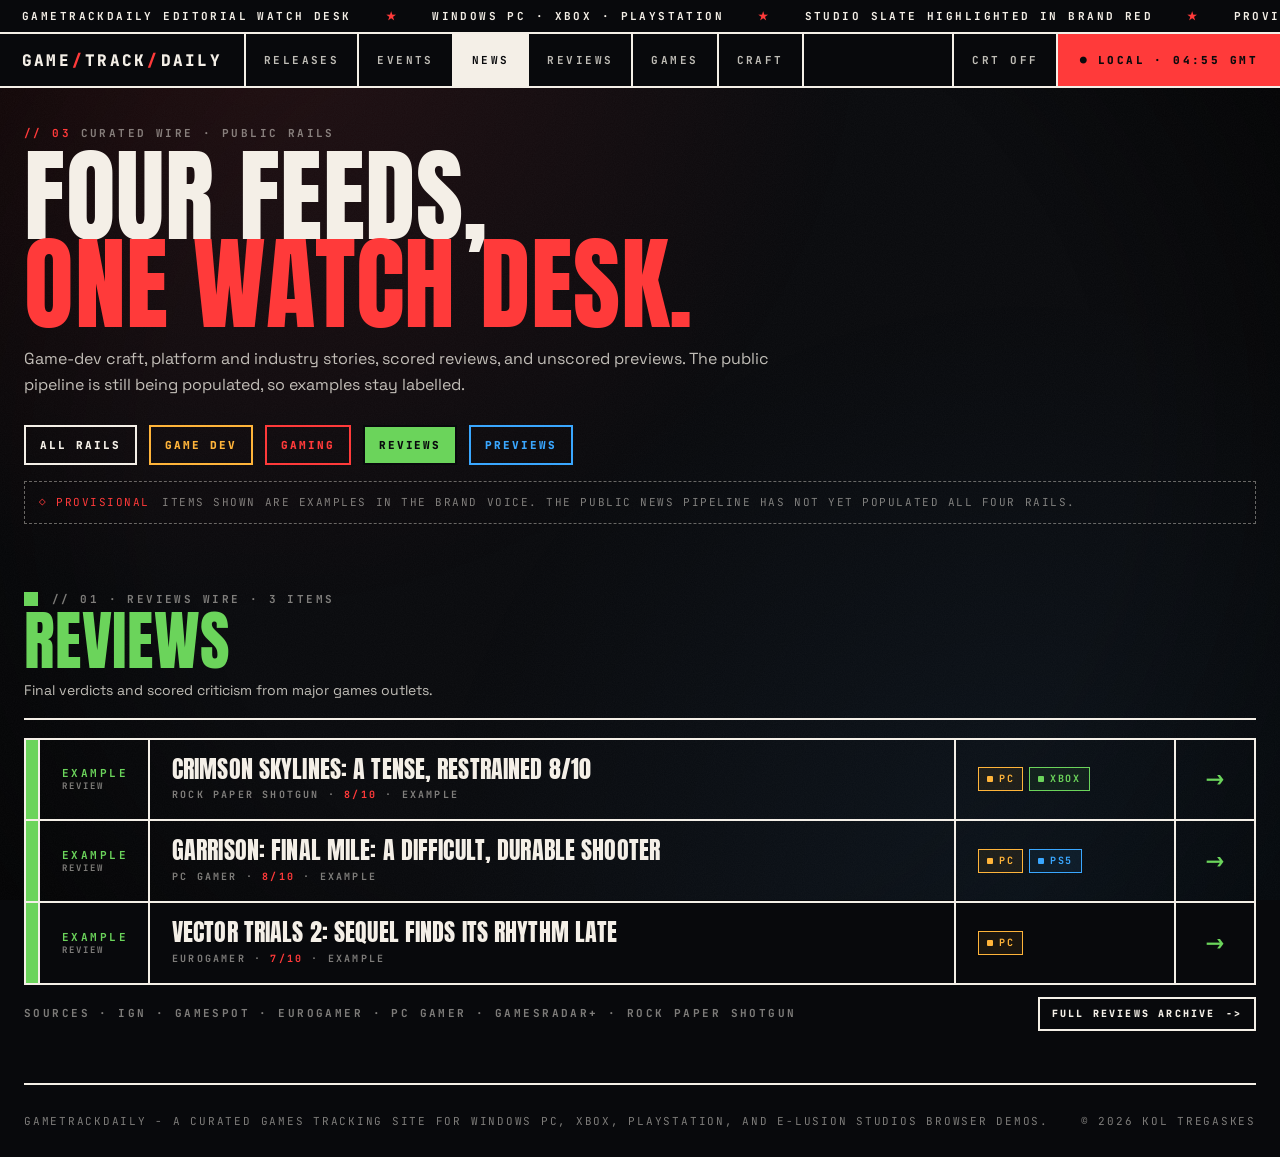
<file: news-reviews.html>
<!DOCTYPE html>
<html lang="en-GB">
  <head>
    <meta charset="UTF-8" />
    <meta name="viewport" content="width=device-width, initial-scale=1.0" />
    <title>Review News // GameTrackDaily</title>
    <meta name="description" content="Review rail for final scored verdicts and notable critical consensus from major games outlets." />
    <link rel="canonical" href="https://koltregaskes.github.io/gametrackdaily/news-reviews.html" />
    <meta property="og:title" content="Review News // GameTrackDaily" />
    <meta property="og:description" content="The GameTrackDaily review coverage rail." />
    <meta property="og:type" content="website" />
    <meta property="og:url" content="https://koltregaskes.github.io/gametrackdaily/news-reviews.html" />
    <meta name="twitter:card" content="summary" />
    <meta name="theme-color" content="#08090c" />
    <link rel="icon" href="favicon.svg" type="image/svg+xml" />
    <link rel="manifest" href="site.webmanifest" />
    <link rel="stylesheet" href="styles.css" />
    <script type="application/ld+json">
      {
            "@context": "https://schema.org",
            "@graph": [
                  {
                        "@type": "Organization",
                        "@id": "https://koltregaskes.github.io/gametrackdaily/#organization",
                        "name": "GameTrackDaily",
                        "url": "https://koltregaskes.github.io/gametrackdaily/",
                        "parentOrganization": {
                              "name": "E-lusion Studios"
                        }
                  },
                  {
                        "@type": "WebSite",
                        "@id": "https://koltregaskes.github.io/gametrackdaily/#website",
                        "name": "GameTrackDaily",
                        "url": "https://koltregaskes.github.io/gametrackdaily/",
                        "publisher": {
                              "@id": "https://koltregaskes.github.io/gametrackdaily/#organization"
                        }
                  },
                  {
                        "@type": "CollectionPage",
                        "@id": "https://koltregaskes.github.io/gametrackdaily/news-reviews.html#page",
                        "name": "Games Reviews // GameTrackDaily",
                        "description": "Reviews rail for curated games criticism and scored outlet coverage.",
                        "url": "https://koltregaskes.github.io/gametrackdaily/news-reviews.html",
                        "isPartOf": {
                              "@id": "https://koltregaskes.github.io/gametrackdaily/#website"
                        }
                  }
            ]
      }
    </script>
  </head>
  <body data-page="rail" data-rail="review">
    <a class="skip-link" href="#main-content">Skip to main content</a>
    <div id="site-frame"></div>
    <script src="app.js" defer></script>
  </body>
</html>
</file>
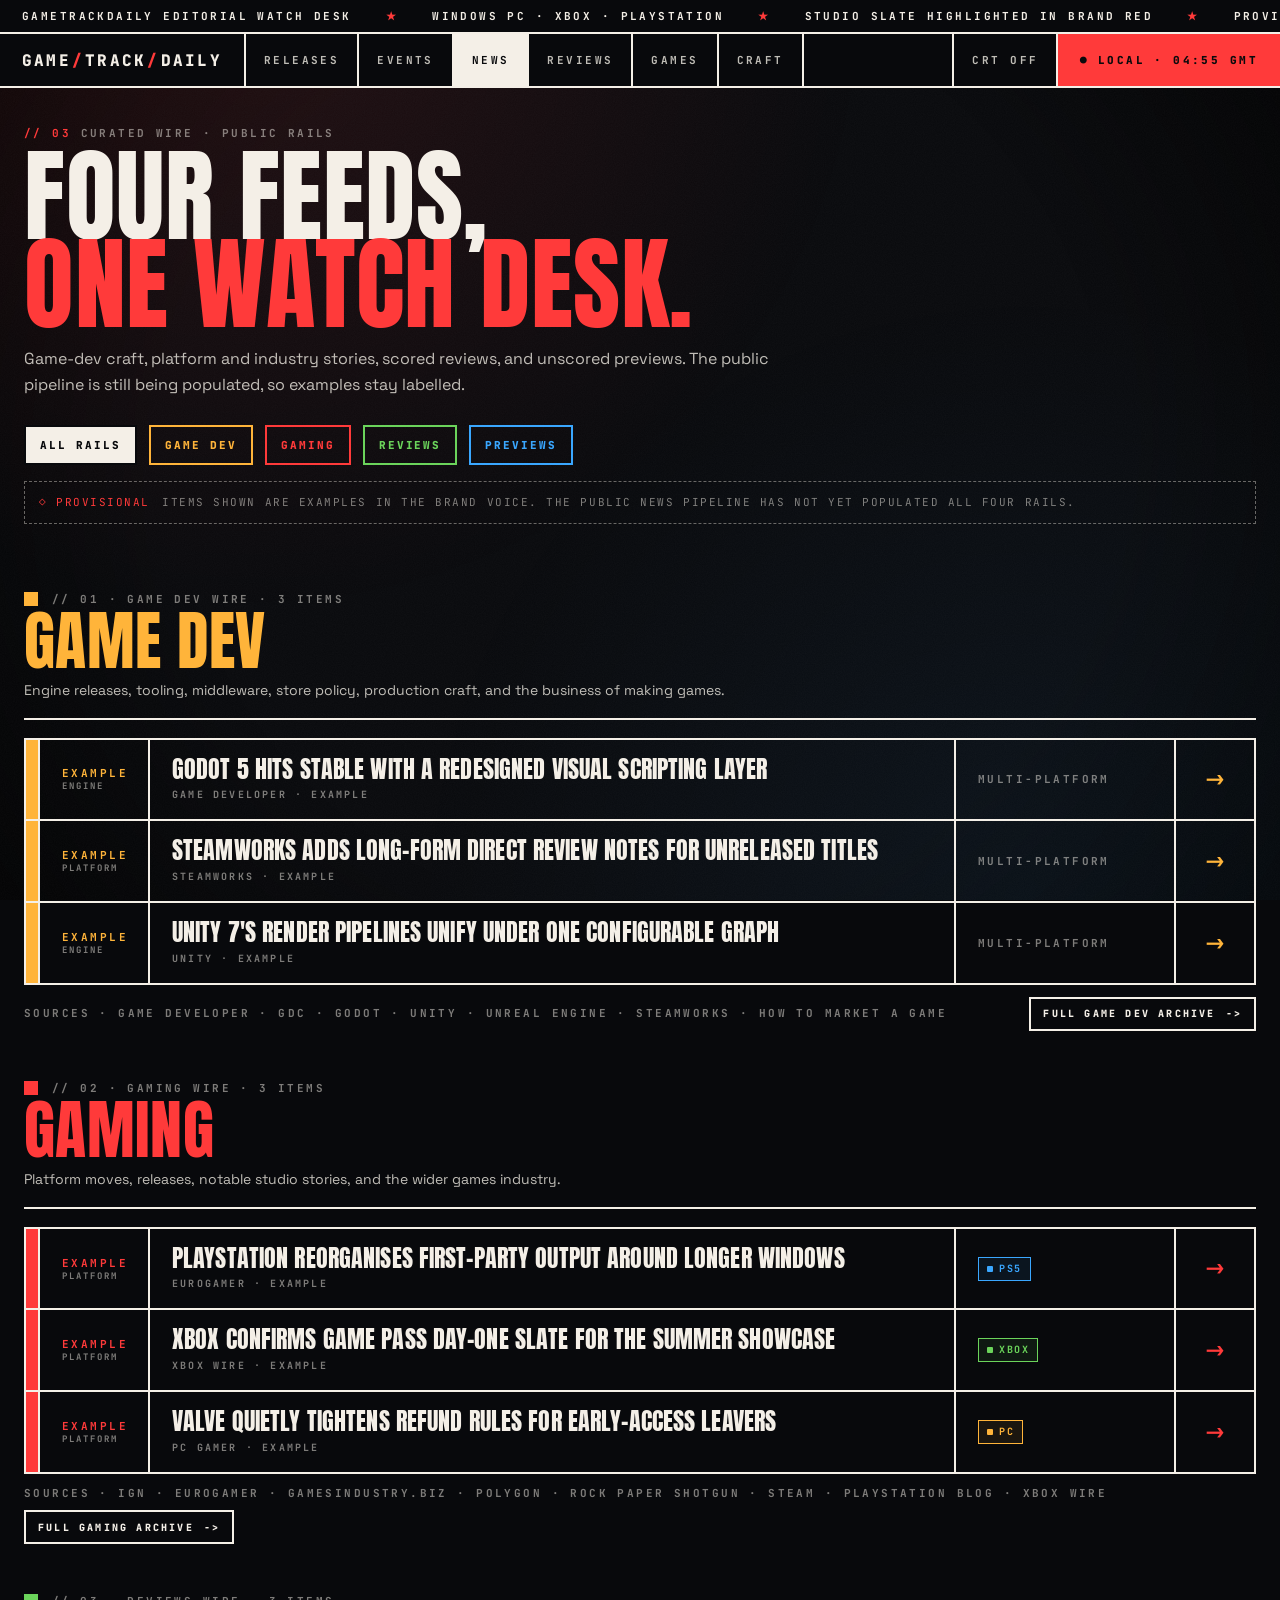
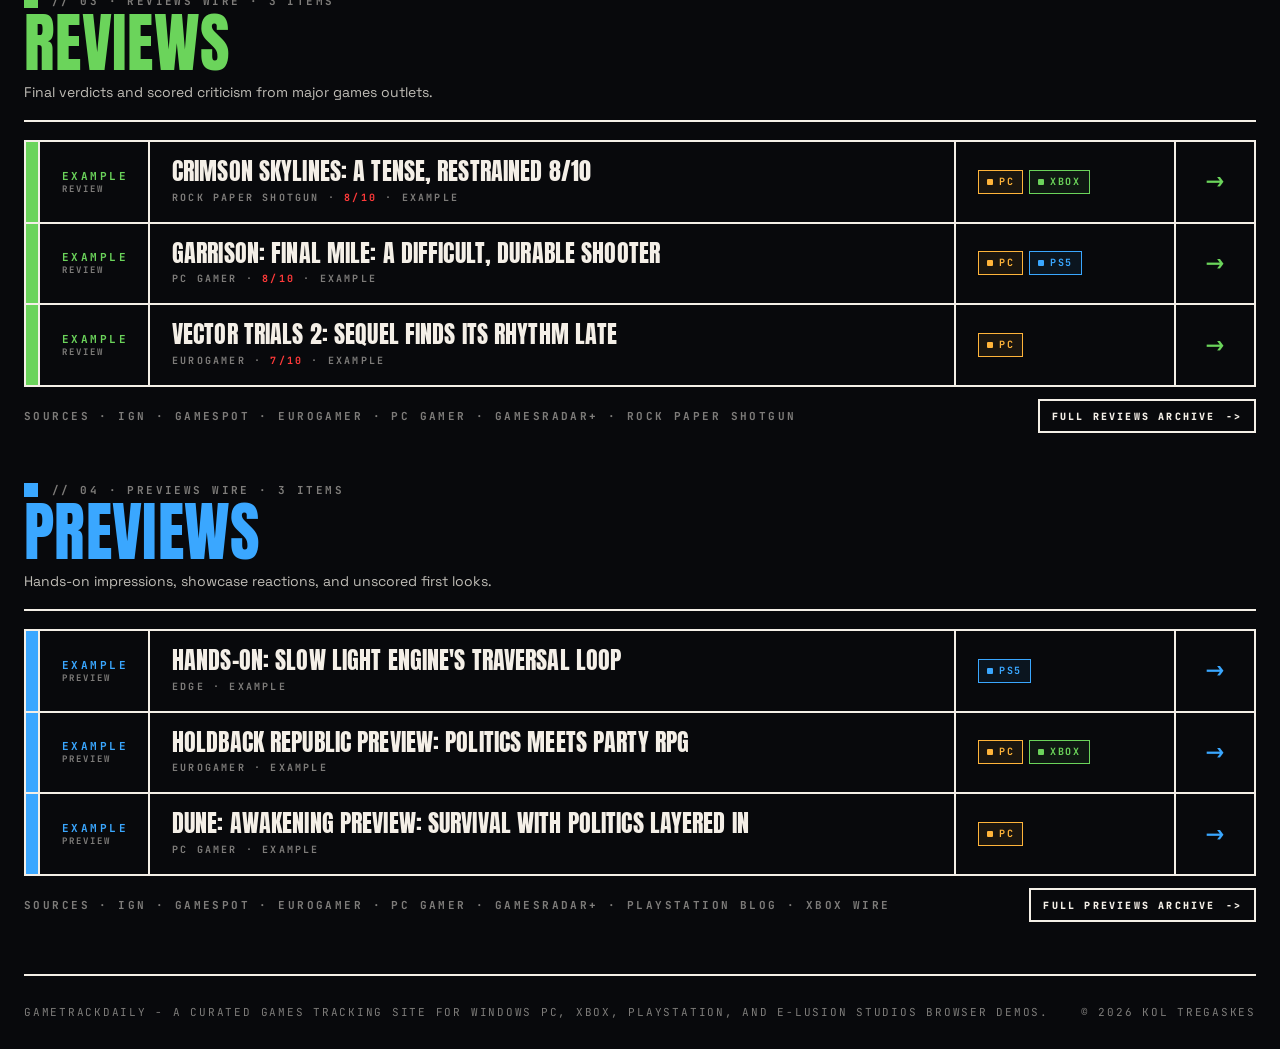
<file: news.html>
<!DOCTYPE html>
<html lang="en-GB">
  <head>
    <meta charset="UTF-8" />
    <meta name="viewport" content="width=device-width, initial-scale=1.0" />
    <title>News // GameTrackDaily</title>
    <meta
      name="description"
      content="A four-rail games wire for development, gaming, review, and preview coverage, with provisional items labelled until the public pipeline fills."
    />
    <link rel="canonical" href="https://koltregaskes.github.io/gametrackdaily/news.html" />
    <meta property="og:title" content="News // GameTrackDaily" />
    <meta property="og:description" content="Curated game-dev, gaming, review, and preview rails for Windows PC, Xbox, and PlayStation coverage." />
    <meta property="og:type" content="website" />
    <meta property="og:url" content="https://koltregaskes.github.io/gametrackdaily/news.html" />
    <meta name="twitter:card" content="summary" />
    <meta name="theme-color" content="#08090c" />
    <link rel="icon" href="favicon.svg" type="image/svg+xml" />
    <link rel="manifest" href="site.webmanifest" />
    <link rel="stylesheet" href="styles.css" />
    <script type="application/ld+json">
      {
        "@context": "https://schema.org",
        "@type": "CollectionPage",
        "@id": "https://koltregaskes.github.io/gametrackdaily/news.html#page",
        "name": "News // GameTrackDaily",
        "url": "https://koltregaskes.github.io/gametrackdaily/news.html",
        "isPartOf": { "@id": "https://koltregaskes.github.io/gametrackdaily/#website" }
      }
    </script>
  </head>
  <body data-page="news">
    <a class="skip-link" href="#main-content">Skip to main content</a>
    <div id="site-frame"></div>
    <script src="app.js" defer></script>
  </body>
</html>
</file>
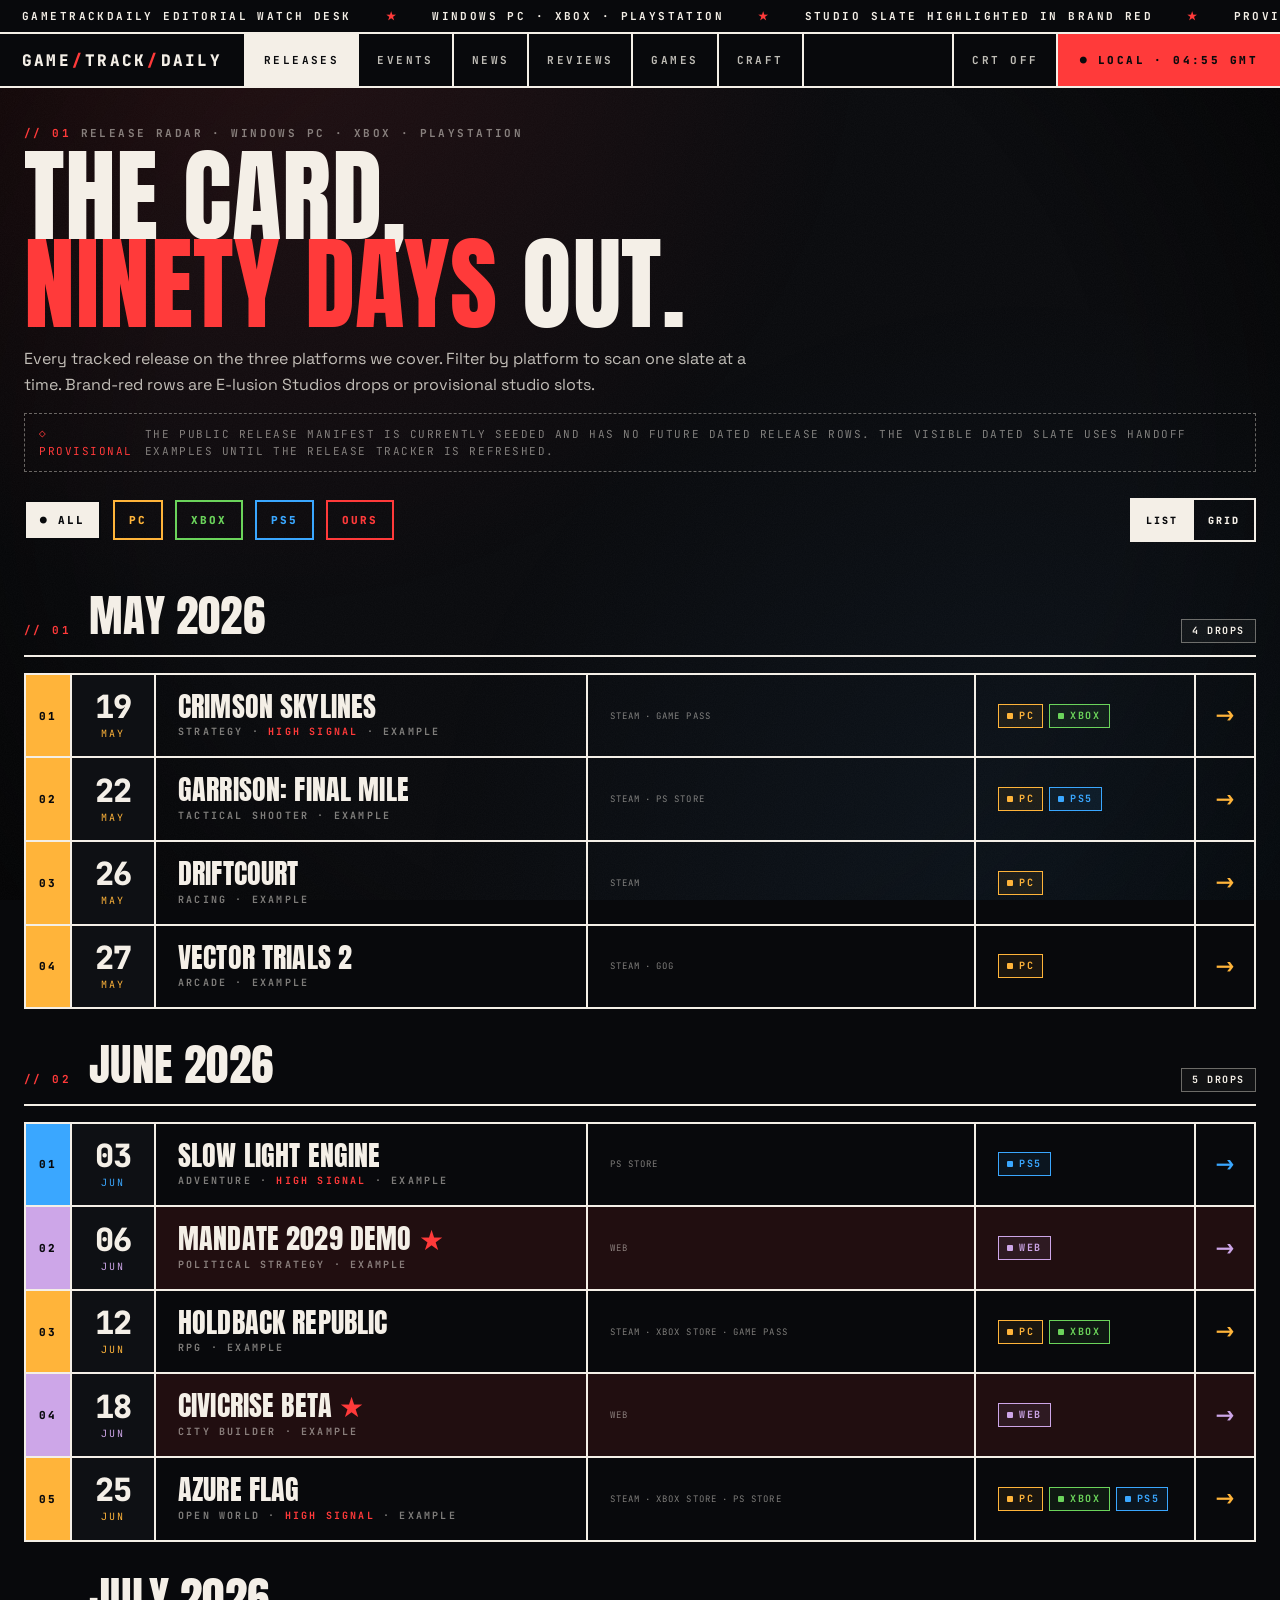
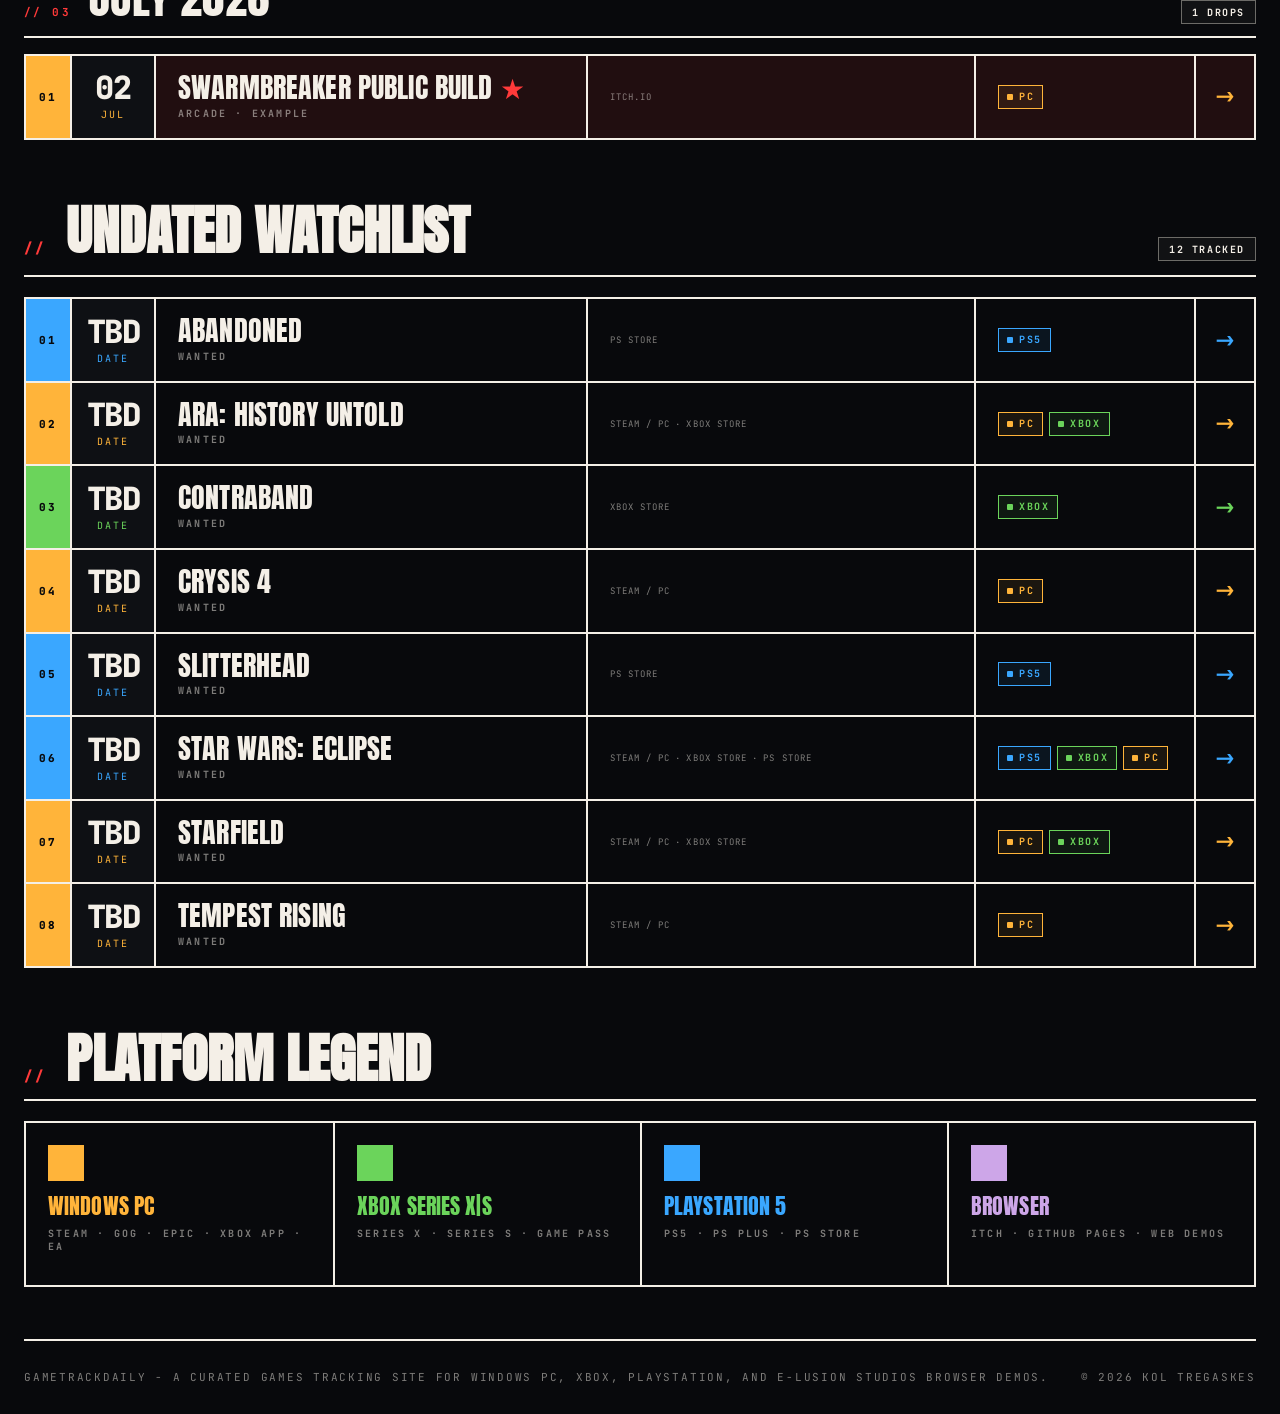
<file: releases.html>
<!DOCTYPE html>
<html lang="en-GB">
  <head>
    <meta charset="UTF-8" />
    <meta name="viewport" content="width=device-width, initial-scale=1.0" />
    <title>Releases // GameTrackDaily</title>
    <meta
      name="description"
      content="Browse the GameTrackDaily release radar by platform, with clearly labelled provisional rows where public release data is still seeded."
    />
    <link rel="canonical" href="https://koltregaskes.github.io/gametrackdaily/releases.html" />
    <meta property="og:title" content="Releases // GameTrackDaily" />
    <meta property="og:description" content="Platform-filtered release radar for Windows PC, Xbox, PlayStation, and E-lusion Studios demos." />
    <meta property="og:type" content="website" />
    <meta property="og:url" content="https://koltregaskes.github.io/gametrackdaily/releases.html" />
    <meta name="twitter:card" content="summary" />
    <meta name="theme-color" content="#08090c" />
    <link rel="icon" href="favicon.svg" type="image/svg+xml" />
    <link rel="manifest" href="site.webmanifest" />
    <link rel="stylesheet" href="styles.css" />
    <script type="application/ld+json">
      {
        "@context": "https://schema.org",
        "@type": "CollectionPage",
        "@id": "https://koltregaskes.github.io/gametrackdaily/releases.html#page",
        "name": "Releases // GameTrackDaily",
        "url": "https://koltregaskes.github.io/gametrackdaily/releases.html",
        "isPartOf": { "@id": "https://koltregaskes.github.io/gametrackdaily/#website" }
      }
    </script>
  </head>
  <body data-page="releases">
    <a class="skip-link" href="#main-content">Skip to main content</a>
    <div id="site-frame"></div>
    <script src="app.js" defer></script>
  </body>
</html>
</file>
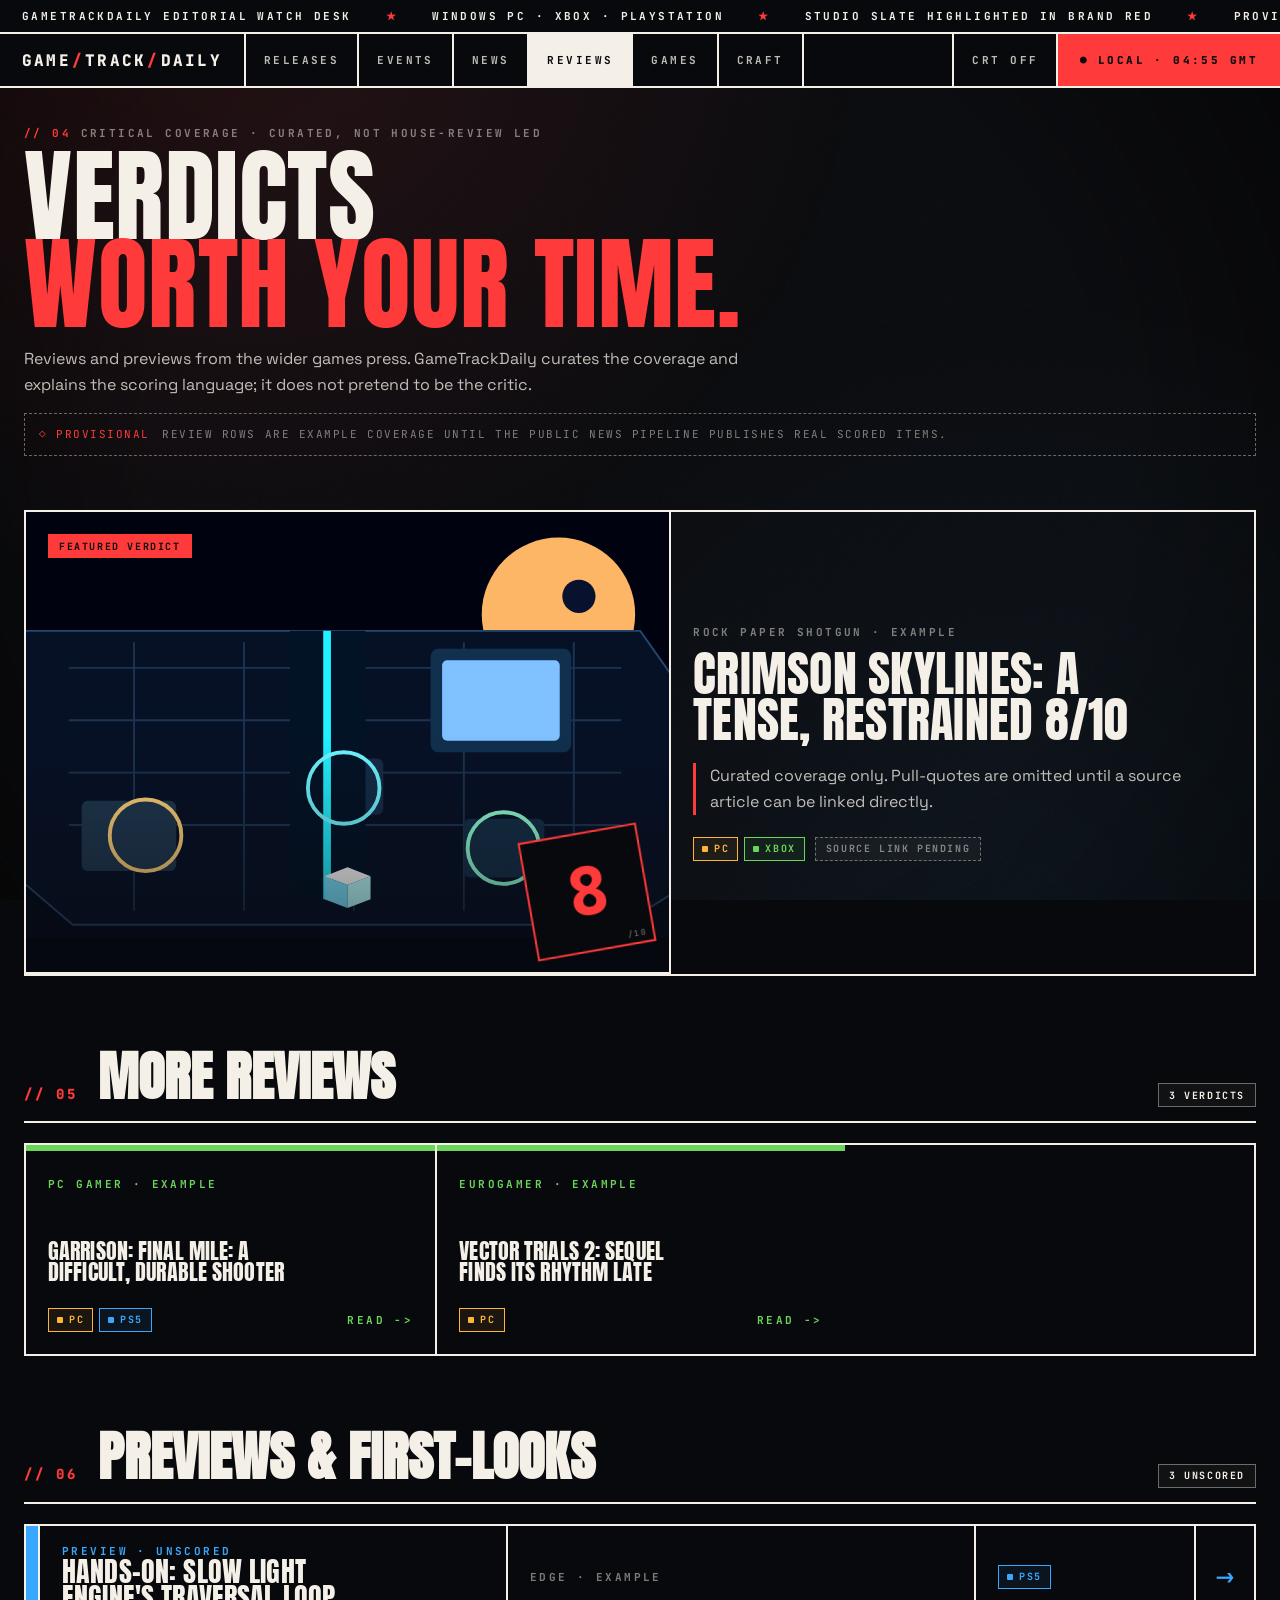
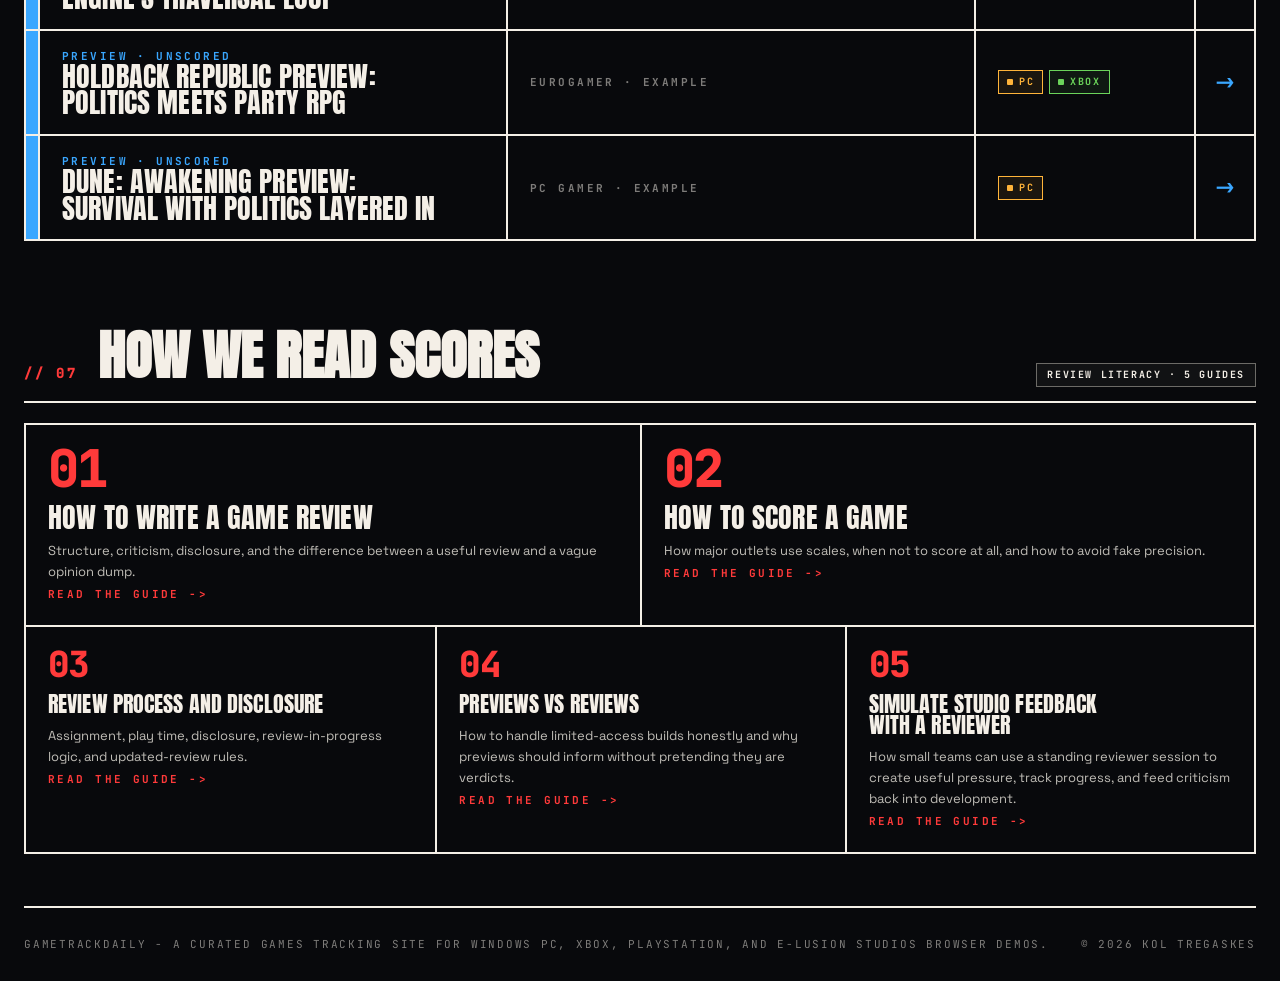
<file: reviews.html>
<!DOCTYPE html>
<html lang="en-GB">
  <head>
    <meta charset="UTF-8" />
    <meta name="viewport" content="width=device-width, initial-scale=1.0" />
    <title>Reviews // GameTrackDaily</title>
    <meta
      name="description"
      content="Curated review and preview coverage from the wider games press, plus a practical guide to reading scores honestly."
    />
    <link rel="canonical" href="https://koltregaskes.github.io/gametrackdaily/reviews.html" />
    <meta property="og:title" content="Reviews // GameTrackDaily" />
    <meta property="og:description" content="Curated verdicts, first looks, and review-literacy guides for the games press." />
    <meta property="og:type" content="website" />
    <meta property="og:url" content="https://koltregaskes.github.io/gametrackdaily/reviews.html" />
    <meta name="twitter:card" content="summary" />
    <meta name="theme-color" content="#08090c" />
    <link rel="icon" href="favicon.svg" type="image/svg+xml" />
    <link rel="manifest" href="site.webmanifest" />
    <link rel="stylesheet" href="styles.css" />
    <script type="application/ld+json">
      {
        "@context": "https://schema.org",
        "@type": "CollectionPage",
        "@id": "https://koltregaskes.github.io/gametrackdaily/reviews.html#page",
        "name": "Reviews // GameTrackDaily",
        "url": "https://koltregaskes.github.io/gametrackdaily/reviews.html",
        "isPartOf": { "@id": "https://koltregaskes.github.io/gametrackdaily/#website" }
      }
    </script>
  </head>
  <body data-page="reviews">
    <a class="skip-link" href="#main-content">Skip to main content</a>
    <div id="site-frame"></div>
    <script src="app.js" defer></script>
  </body>
</html>
</file>
<file: styles.css>
/* GameTrackDaily Arcade
   Static HTML + vanilla JS port of the Claude Design handoff.
   Brutalist arcade watch desk: sharp borders, platform colour stripes, calm copy.
*/

@import url("https://fonts.googleapis.com/css2?family=Anton&family=Space+Grotesk:wght@400;500;600;700&family=JetBrains+Mono:wght@400;500;600;700;800&display=swap");

:root {
  --bg: #08090c;
  --bg-2: #0e1014;
  --bg-3: #15181f;
  --ink: #f4efe7;
  --ink-2: rgba(244, 239, 231, 0.78);
  --ink-3: rgba(244, 239, 231, 0.5);
  --ink-4: rgba(244, 239, 231, 0.28);
  --line: rgba(244, 239, 231, 0.16);
  --line-strong: rgba(244, 239, 231, 0.4);

  --brand: #ff3a3a;
  --brand-2: #ff7a4a;
  --pc: #ffb43a;
  --xbox: #6bd45b;
  --ps: #3aa7ff;
  --browser: #cda6e8;

  --display: "Anton", "Arial Narrow", sans-serif;
  --mono: "JetBrains Mono", ui-monospace, monospace;
  --sans: "Space Grotesk", system-ui, sans-serif;
  --maxw: 1480px;
}

* {
  box-sizing: border-box;
}

html {
  min-width: 0;
  overflow-x: clip;
  background: var(--bg);
  color-scheme: dark;
  scroll-behavior: smooth;
}

body {
  min-width: 0;
  margin: 0;
  overflow-x: hidden;
  overflow-x: clip;
  background: var(--bg);
  color: var(--ink);
  font-family: var(--sans);
  font-size: 16px;
  text-rendering: optimizeLegibility;
  -webkit-font-smoothing: antialiased;
}

body::before,
body::after {
  content: "";
  position: fixed;
  inset: 0;
  pointer-events: none;
}

body::before {
  z-index: 0;
  background:
    radial-gradient(circle at 20% 0%, rgba(255, 58, 58, 0.1), transparent 45%),
    radial-gradient(circle at 80% 100%, rgba(58, 167, 255, 0.06), transparent 45%),
    radial-gradient(circle at 50% 50%, transparent 60%, rgba(0, 0, 0, 0.72) 100%);
}

body::after {
  z-index: 1;
  opacity: 0.07;
  mix-blend-mode: screen;
  background-image: url("data:image/svg+xml;utf8,<svg xmlns='http://www.w3.org/2000/svg' width='200' height='200'><filter id='n'><feTurbulence type='fractalNoise' baseFrequency='0.9' numOctaves='2' stitchTiles='stitch'/><feColorMatrix values='0 0 0 0 1  0 0 0 0 1  0 0 0 0 1  0 0 0 0.45 0'/></filter><rect width='100%25' height='100%25' filter='url(%23n)'/></svg>");
}

body.scanlines .scanline-layer {
  display: block;
}

a {
  color: inherit;
  text-decoration: none;
}

button,
a,
summary,
[role="button"] {
  cursor: pointer;
}

button {
  border: 0;
  background: transparent;
  color: inherit;
  font: inherit;
}

img,
svg {
  display: block;
  max-width: 100%;
}

::selection {
  background: var(--brand);
  color: #0a0a0c;
}

:focus-visible {
  outline: 2px solid rgba(255, 255, 255, 0.9);
  outline-offset: 4px;
}

.skip-link {
  position: absolute;
  left: 16px;
  top: 12px;
  z-index: 100;
  padding: 10px 14px;
  transform: translateY(-160%);
  border: 2px solid var(--ink);
  background: var(--brand);
  color: #0a0a0c;
  font-family: var(--mono);
  font-size: 11px;
  font-weight: 800;
  letter-spacing: 0.16em;
  text-transform: uppercase;
}

.skip-link:focus {
  transform: translateY(0);
}

.scanline-layer {
  display: none;
  position: fixed;
  inset: 0;
  z-index: 999;
  pointer-events: none;
  mix-blend-mode: screen;
  background: repeating-linear-gradient(180deg, transparent 0 2px, rgba(244, 239, 231, 0.05) 2px 3px);
}

.page-shell {
  position: relative;
  z-index: 2;
  min-height: 100vh;
}

.shell {
  width: min(var(--maxw), calc(100% - 48px));
  margin: 0 auto;
}

.marquee {
  position: relative;
  z-index: 5;
  display: flex;
  align-items: center;
  max-width: 100%;
  overflow: hidden;
  overflow: clip;
  padding: 9px 0;
  border-bottom: 2px solid var(--ink);
  background: var(--bg);
  white-space: nowrap;
  font-family: var(--mono);
  font-size: 11px;
  font-weight: 700;
  letter-spacing: 0.22em;
  text-transform: uppercase;
}

.marquee--brand {
  border-color: #0a0a0c;
  background: var(--brand);
  color: #0a0a0c;
}

.marquee__track {
  display: inline-flex;
  flex-shrink: 0;
  animation: marquee 70s linear infinite;
}

.is-tab-hidden .marquee__track,
.marquee:hover .marquee__track {
  animation-play-state: paused;
}

.marquee__track span {
  flex-shrink: 0;
  padding: 0 22px;
}

.marquee__track .dot {
  color: var(--brand);
  padding-inline: 12px;
}

.marquee--brand .dot {
  color: #0a0a0c;
  opacity: 0.65;
}

@keyframes marquee {
  from { transform: translateX(0); }
  to { transform: translateX(-50%); }
}

.nav {
  position: sticky;
  top: 0;
  z-index: 20;
  display: grid;
  grid-template-columns: auto 1fr auto;
  max-width: 100%;
  overflow: hidden;
  border-bottom: 2px solid var(--ink);
  background: var(--bg);
}

.nav__brand {
  display: flex;
  align-items: center;
  min-height: 52px;
  padding: 14px 22px;
  border-right: 2px solid var(--ink);
  font-family: var(--mono);
  font-size: 16px;
  font-weight: 800;
  letter-spacing: 0.14em;
  text-transform: uppercase;
}

.slash {
  color: var(--brand);
  padding-inline: 1px;
}

.nav__links {
  display: flex;
  min-width: 0;
  max-width: 100%;
}

.nav__link,
.nav__utility {
  display: inline-flex;
  align-items: center;
  min-height: 52px;
  padding: 16px 18px;
  border-right: 2px solid var(--ink);
  color: var(--ink-2);
  font-family: var(--mono);
  font-size: 11px;
  font-weight: 700;
  letter-spacing: 0.22em;
  text-transform: uppercase;
  transition: color 0.18s ease, background 0.18s ease;
}

.nav__link:hover,
.nav__utility:hover {
  color: var(--ink);
}

.nav__link[aria-current="page"] {
  background: var(--ink);
  color: var(--bg);
}

.nav__right {
  display: flex;
  min-width: 0;
}

.nav__utility {
  border-left: 2px solid var(--ink);
  border-right: 0;
}

.nav__live {
  display: inline-flex;
  align-items: center;
  gap: 8px;
  min-height: 52px;
  padding: 14px 22px;
  border-left: 2px solid var(--ink);
  background: var(--brand);
  color: #0a0a0c;
  font-family: var(--mono);
  font-size: 11px;
  font-weight: 800;
  letter-spacing: 0.22em;
  text-transform: uppercase;
}

.nav__live::before,
.tag.live::before {
  content: "●";
  animation: pulse 1.4s ease-in-out infinite;
}

@keyframes pulse {
  0%, 100% { opacity: 1; }
  50% { opacity: 0.25; }
}

.display {
  font-family: var(--display);
  font-weight: 400;
  letter-spacing: 0.005em;
  line-height: 0.86;
  text-transform: uppercase;
  text-wrap: balance;
}

.display .acc,
.acc {
  color: var(--brand);
}

.eyebrow {
  color: var(--ink-3);
  font-family: var(--mono);
  font-size: 11px;
  font-weight: 700;
  letter-spacing: 0.22em;
  text-transform: uppercase;
}

.copy {
  color: var(--ink-2);
  line-height: 1.62;
}

.hero {
  padding: 38px 0 18px;
}

.hero-grid {
  display: grid;
  grid-template-columns: minmax(0, 1.45fr) minmax(320px, 1fr);
  gap: 28px;
  align-items: stretch;
}

.hero__stack {
  display: flex;
  min-width: 0;
  flex-direction: column;
  justify-content: space-between;
}

.hero-title {
  margin: 12px 0 0;
  font-size: clamp(3.4rem, 8vw, 6.4rem);
}

.hero-lede {
  max-width: 760px;
  margin: 18px 0 0;
  color: var(--ink-2);
  font-size: 16px;
  line-height: 1.6;
}

.action-row {
  display: flex;
  flex-wrap: wrap;
  gap: 12px;
  align-items: center;
  margin-top: 28px;
}

.btn {
  display: inline-flex;
  align-items: center;
  justify-content: center;
  gap: 10px;
  min-height: 40px;
  padding: 12px 18px;
  border: 2px solid var(--ink);
  background: transparent;
  color: var(--ink);
  font-family: var(--mono);
  font-size: 11px;
  font-weight: 800;
  letter-spacing: 0.22em;
  line-height: 1.1;
  text-align: center;
  text-transform: uppercase;
  transition: transform 0.18s ease, box-shadow 0.18s ease, background 0.18s ease, color 0.18s ease;
}

.btn:hover {
  transform: translate(-2px, -2px);
  box-shadow: 4px 4px 0 0 var(--ink);
}

.btn--brand {
  border-color: var(--brand);
  background: var(--brand);
  color: #0a0a0c;
}

.btn--ghost {
  background: transparent;
}

.btn--small {
  min-height: 34px;
  padding: 8px 12px;
  font-size: 10px;
}

.arrow {
  transition: transform 0.18s ease;
}

.btn:hover .arrow,
.card-link:hover .arrow {
  transform: translateX(3px);
}

.card {
  position: relative;
  border: 2px solid var(--ink);
  background: var(--bg-2);
  transition: transform 0.22s ease, border-color 0.22s ease, box-shadow 0.22s ease, background 0.18s ease;
}

.card:hover,
.card:focus-within {
  transform: translateY(-3px);
  border-color: var(--brand);
  box-shadow: 8px 8px 0 0 var(--brand);
}

.card--ours {
  border-color: var(--brand);
  background: color-mix(in oklab, var(--brand) 10%, var(--bg-2));
}

.card--ours::before {
  content: "OURS";
  position: absolute;
  top: -2px;
  right: -2px;
  z-index: 3;
  border: 2px solid var(--ink);
  background: var(--brand);
  color: #0a0a0c;
  padding: 4px 8px;
  font-family: var(--mono);
  font-size: 10px;
  font-weight: 800;
  letter-spacing: 0.2em;
}

.tag {
  display: inline-flex;
  align-items: center;
  gap: 6px;
  min-height: 24px;
  padding: 4px 10px;
  border: 1.5px solid var(--line-strong);
  background: rgba(244, 239, 231, 0.04);
  color: var(--ink);
  font-family: var(--mono);
  font-size: 10px;
  font-weight: 700;
  letter-spacing: 0.16em;
  text-transform: uppercase;
}

.tag.brand,
.tag.is-active {
  border-color: var(--brand);
  background: var(--brand);
  color: #0a0a0c;
}

.tag.brand-ghost,
.tag.live {
  border-color: var(--brand);
  color: var(--brand);
  background: color-mix(in oklab, var(--brand) 12%, transparent);
}

.tag.dashed {
  border-style: dashed;
  color: var(--ink-3);
}

.pf {
  display: inline-flex;
  align-items: center;
  color: var(--ink);
  font-family: var(--mono);
  font-size: 10px;
  font-weight: 700;
  letter-spacing: 0.16em;
  line-height: 1;
  text-transform: uppercase;
}

.pf-dot {
  width: 10px;
  height: 10px;
  margin-right: 6px;
  border-radius: 1px;
  background: currentColor;
}

.pf--pc { color: var(--pc); }
.pf--xbox { color: var(--xbox); }
.pf--ps { color: var(--ps); }
.pf--browser { color: var(--browser); }
.pf--brand { color: var(--brand); }

.pf.boxed {
  min-height: 24px;
  padding: 3px 8px;
  border: 1.5px solid currentColor;
  background: color-mix(in oklab, currentColor 8%, transparent);
}

.pf.boxed .pf-dot {
  width: 6px;
  height: 6px;
}

.pill-row {
  display: flex;
  flex-wrap: wrap;
  gap: 6px;
  align-items: center;
}

.launcher {
  display: inline-flex;
  flex-wrap: wrap;
  gap: 5px;
  color: var(--ink-3);
  font-family: var(--mono);
  font-size: 9px;
  letter-spacing: 0.12em;
  text-transform: uppercase;
}

.bignum {
  font-family: var(--mono);
  font-variant-numeric: tabular-nums;
  font-weight: 800;
  letter-spacing: -0.045em;
  line-height: 0.85;
}

.countdown {
  display: flex;
  flex-wrap: wrap;
  align-items: baseline;
  gap: 5px;
  margin-top: 8px;
}

.countdown__num {
  font-size: clamp(4.4rem, 10vw, 11rem);
}

.countdown__unit {
  color: var(--brand);
  font-size: clamp(1.7rem, 3.2vw, 3.5rem);
}

.countdown__sec {
  color: var(--ink-3);
  font-size: clamp(2.6rem, 5vw, 5.8rem);
}

.countdown--compact {
  margin-top: 0;
  color: var(--brand);
  font-size: 18px;
}

.game-art {
  position: relative;
  min-height: var(--art-height, 200px);
  overflow: hidden;
  border-bottom: 2px solid var(--ink);
  background:
    linear-gradient(135deg, color-mix(in oklab, var(--platform, var(--brand)) 40%, #0e1014), #11141c 54%, #06070a);
}

.game-art img {
  width: 100%;
  height: 100%;
  min-height: var(--art-height, 200px);
  object-fit: cover;
  filter: saturate(1.05) contrast(1.05) brightness(1.04);
}

.game-art::after {
  content: "";
  position: absolute;
  inset: 0;
  background: linear-gradient(180deg, transparent 48%, rgba(8, 9, 12, 0.58));
}

.game-art__label {
  position: absolute;
  left: 14px;
  bottom: 12px;
  z-index: 2;
  background: var(--brand);
  color: #0a0a0c;
  padding: 4px 8px;
  font-family: var(--mono);
  font-size: 11px;
  font-weight: 800;
  letter-spacing: 0.22em;
  text-transform: uppercase;
}

.section-head {
  display: flex;
  align-items: baseline;
  gap: 20px;
  margin-bottom: 20px;
  padding: 26px 0 14px;
  border-bottom: 2px solid var(--ink);
}

.section-head__no {
  flex: 0 0 auto;
  color: var(--brand);
  font-family: var(--mono);
  font-size: 14px;
  font-weight: 800;
  letter-spacing: 0.2em;
}

.section-head__title {
  margin: 0;
  font-family: var(--display);
  font-size: clamp(2.2rem, 4.5vw, 3.4rem);
  line-height: 0.9;
  text-transform: uppercase;
}

.section-head__meta {
  display: flex;
  flex-wrap: wrap;
  gap: 10px;
  align-items: center;
  margin-left: auto;
}

.cols-2,
.cols-3,
.cols-4 {
  display: grid;
  gap: 0;
  border: 2px solid var(--ink);
}

.cols-2 { grid-template-columns: repeat(2, minmax(0, 1fr)); }
.cols-3 { grid-template-columns: repeat(3, minmax(0, 1fr)); }
.cols-4 { grid-template-columns: repeat(4, minmax(0, 1fr)); }

.cols-2 > *,
.cols-3 > *,
.cols-4 > * {
  min-width: 0;
}

.cols-2 > *:not(:first-child),
.cols-3 > *:not(:first-child),
.cols-4 > *:not(:first-child) {
  border-left: 2px solid var(--ink);
}

.row-grid {
  display: grid;
  gap: 0;
  border: 2px solid var(--ink);
}

.row-grid > * + * {
  border-top: 2px solid var(--ink);
}

.metric {
  padding: 20px 22px;
}

.metric__value {
  margin-top: 6px;
  font-size: 64px;
}

.release-row,
.news-row,
.event-row,
.preview-row {
  display: grid;
  align-items: stretch;
  transition: background 0.18s ease;
}

.release-row:hover,
.news-row:hover,
.event-row:hover,
.preview-row:hover {
  background: rgba(244, 239, 231, 0.04);
}

.release-row {
  grid-template-columns: 44px 84px minmax(0, 1fr) minmax(150px, 0.9fr) minmax(160px, 220px) 60px;
}

.release-row.is-ours {
  background: color-mix(in oklab, var(--brand) 10%, transparent);
}

.cell {
  display: flex;
  min-width: 0;
  flex-direction: column;
  justify-content: center;
  padding: 18px 22px;
  border-left: 2px solid var(--ink);
}

.cell:first-child {
  border-left: 0;
}

.stripe-cell {
  display: grid;
  place-items: center;
  color: var(--bg);
  font-family: var(--mono);
  font-size: 11px;
  font-weight: 800;
  letter-spacing: 0.2em;
}

.date-block {
  display: flex;
  min-width: 76px;
  height: 100%;
  flex-direction: column;
  align-items: center;
  justify-content: center;
  background: var(--bg-2);
}

.date-block__day {
  font-size: 32px;
  line-height: 1;
}

.date-block__month {
  margin-top: 4px;
  color: var(--platform, var(--brand));
  font-family: var(--mono);
  font-size: 10px;
  letter-spacing: 0.18em;
}

.row-title {
  margin: 0;
  font-size: 28px;
  line-height: 0.95;
}

.row-arrow {
  display: grid;
  place-items: center;
  border-left: 2px solid var(--ink);
  color: var(--platform, var(--brand));
  font-family: var(--mono);
  font-size: 16px;
  font-weight: 800;
}

.grid-view {
  display: grid;
  grid-template-columns: repeat(3, minmax(0, 1fr));
  border: 2px solid var(--ink);
}

.release-card,
.event-card,
.review-card,
.literacy-card,
.rail-card,
.roster-card {
  min-width: 0;
  padding: 22px;
  position: relative;
}

.release-card {
  min-height: 210px;
}

.release-card::before,
.event-card::before,
.review-card::before {
  content: "";
  position: absolute;
  inset: 0 0 auto;
  height: 6px;
  background: var(--platform, var(--brand));
}

.release-card:not(:nth-child(3n + 1)),
.review-card:not(:nth-child(3n + 1)) {
  border-left: 2px solid var(--ink);
}

.release-card:nth-child(n + 4),
.review-card:nth-child(n + 4) {
  border-top: 2px solid var(--ink);
}

.filter-row,
.tabs-row,
.segmented {
  display: flex;
  flex-wrap: wrap;
  gap: 12px;
  align-items: center;
}

.segmented {
  gap: 0;
  border: 2px solid var(--ink);
}

.segmented button {
  min-height: 40px;
  padding: 10px 14px;
  color: var(--ink);
  font-family: var(--mono);
  font-size: 10px;
  font-weight: 800;
  letter-spacing: 0.2em;
  text-transform: uppercase;
}

.segmented button + button {
  border-left: 2px solid var(--ink);
}

.segmented button.is-active {
  background: var(--ink);
  color: var(--bg);
}

.filter-button,
.tab-button {
  min-height: 40px;
  padding: 10px 14px;
  border: 2px solid currentColor;
  color: var(--filter, var(--ink));
  font-family: var(--mono);
  font-size: 11px;
  font-weight: 800;
  letter-spacing: 0.18em;
  text-transform: uppercase;
}

.filter-button[aria-pressed="true"],
.tab-button[aria-pressed="true"] {
  background: var(--filter, var(--ink));
  color: var(--bg);
}

.notice {
  display: flex;
  gap: 12px;
  align-items: flex-start;
  margin-top: 16px;
  padding: 12px 14px;
  border: 1.5px dashed var(--line-strong);
  color: var(--ink-3);
  font-family: var(--mono);
  font-size: 11px;
  letter-spacing: 0.14em;
  line-height: 1.5;
  text-transform: uppercase;
}

.rail-header {
  margin-bottom: 18px;
  padding-bottom: 16px;
  border-bottom: 2px solid var(--ink);
}

.rail-header__top {
  display: flex;
  gap: 14px;
  align-items: center;
}

.rail-swatch {
  width: 14px;
  height: 14px;
  background: var(--rail, var(--brand));
}

.rail-title {
  margin: 8px 0 0;
  color: var(--rail, var(--brand));
  font-size: clamp(2.4rem, 5vw, 4rem);
}

.news-row {
  grid-template-columns: 12px 110px minmax(0, 1fr) minmax(140px, 220px) 80px;
}

.event-row {
  grid-template-columns: 12px 100px minmax(0, 1fr) minmax(150px, 1fr) minmax(150px, 220px) 120px;
}

.preview-row {
  grid-template-columns: 12px minmax(0, 1fr) minmax(160px, 1fr) minmax(150px, 220px) 60px;
}

.event-card {
  min-height: 240px;
  display: flex;
  flex-direction: column;
}

.event-card:not(:nth-child(3n + 1)) {
  border-left: 2px solid var(--ink);
}

.event-card:nth-child(n + 4) {
  border-top: 2px solid var(--ink);
}

.score-stamp {
  position: relative;
  display: grid;
  place-items: center;
  width: var(--stamp-size, 60px);
  height: var(--stamp-size, 60px);
  border: 2px solid var(--brand);
  background: var(--bg);
  transform: rotate(-4deg);
}

.score-stamp__score {
  color: var(--brand);
  font-size: calc(var(--stamp-size, 60px) * 0.55);
}

.score-stamp__suffix {
  position: absolute;
  right: 6px;
  bottom: 4px;
  color: var(--ink-3);
  font-family: var(--mono);
  font-size: 8px;
  letter-spacing: 0.18em;
}

.footer {
  position: relative;
  z-index: 2;
  display: grid;
  grid-template-columns: minmax(0, 1fr) auto;
  gap: 18px;
  width: min(var(--maxw), calc(100% - 48px));
  margin: 52px auto 0;
  padding: 28px 0;
  border-top: 2px solid var(--ink);
}

.footer p {
  margin: 0;
  color: var(--ink-3);
  font-family: var(--mono);
  font-size: 11px;
  letter-spacing: 0.16em;
  line-height: 1.5;
  text-transform: uppercase;
}

.glitch {
  position: relative;
  display: inline-block;
}

.glitch:hover {
  animation: glitch-anim 0.4s steps(2) 1;
}

@keyframes glitch-anim {
  0% { text-shadow: 2px 0 var(--brand), -2px 0 var(--ps); }
  25% { text-shadow: -2px 0 var(--brand), 2px 0 var(--xbox); }
  50% { text-shadow: 2px 1px var(--ps), -2px -1px var(--pc); }
  75% { text-shadow: -1px 1px var(--brand), 1px -1px var(--xbox); }
  100% { text-shadow: none; }
}

@keyframes rise {
  from { opacity: 0; transform: translateY(10px); }
  to { opacity: 1; transform: translateY(0); }
}

.rise {
  animation: rise 0.5s ease both;
}

.rise-stagger > * {
  animation: rise 0.5s ease both;
}

.rise-stagger > *:nth-child(1) { animation-delay: 0.04s; }
.rise-stagger > *:nth-child(2) { animation-delay: 0.08s; }
.rise-stagger > *:nth-child(3) { animation-delay: 0.12s; }
.rise-stagger > *:nth-child(4) { animation-delay: 0.16s; }
.rise-stagger > *:nth-child(5) { animation-delay: 0.20s; }
.rise-stagger > *:nth-child(6) { animation-delay: 0.24s; }
.rise-stagger > *:nth-child(7) { animation-delay: 0.28s; }
.rise-stagger > *:nth-child(8) { animation-delay: 0.32s; }

@view-transition {
  navigation: auto;
}

::view-transition-old(root),
::view-transition-new(root) {
  animation-duration: 0.32s;
}

.is-hidden {
  display: none !important;
}

@media (max-width: 1120px) {
  .nav {
    grid-template-columns: 1fr;
  }

  .nav__brand,
  .nav__links,
  .nav__right,
  .nav__link,
  .nav__utility,
  .nav__live {
    border-left: 0;
    border-right: 0;
  }

  .nav__links,
  .nav__right {
    max-width: 100%;
    overflow-x: auto;
    border-top: 2px solid var(--ink);
  }

  .hero-grid {
    grid-template-columns: 1fr;
  }

  .cols-4 {
    grid-template-columns: repeat(2, minmax(0, 1fr));
  }

  .cols-4 > *:nth-child(odd) {
    border-left: 0;
  }

  .cols-4 > *:nth-child(n + 3) {
    border-top: 2px solid var(--ink);
  }

  .release-row,
  .news-row,
  .event-row,
  .preview-row {
    grid-template-columns: 10px 1fr;
  }

  .release-row > .cell,
  .news-row > .cell,
  .event-row > .cell,
  .preview-row > .cell,
  .row-arrow {
    grid-column: 2;
    border-top: 2px solid var(--ink);
    border-left: 2px solid var(--ink);
  }

  .release-row > .cell:nth-child(2),
  .news-row > .cell:nth-child(2),
  .event-row > .cell:nth-child(2),
  .preview-row > .cell:nth-child(2) {
    border-top: 0;
  }

  .date-block {
    min-height: 78px;
  }

  .grid-view,
  .cols-3 {
    grid-template-columns: repeat(2, minmax(0, 1fr));
  }

  .release-card:not(:nth-child(3n + 1)),
  .review-card:not(:nth-child(3n + 1)),
  .event-card:not(:nth-child(3n + 1)) {
    border-left: 0;
  }

  .release-card:not(:nth-child(2n + 1)),
  .review-card:not(:nth-child(2n + 1)),
  .event-card:not(:nth-child(2n + 1)),
  .cols-3 > *:not(:nth-child(2n + 1)) {
    border-left: 2px solid var(--ink);
  }

  .release-card:nth-child(n + 3),
  .review-card:nth-child(n + 3),
  .event-card:nth-child(n + 3),
  .cols-3 > *:nth-child(n + 3) {
    border-top: 2px solid var(--ink);
  }
}

@media (max-width: 720px) {
  .shell,
  .footer {
    width: min(100% - 28px, var(--maxw));
  }

  .marquee {
    font-size: 10px;
  }

  .nav__brand,
  .nav__link,
  .nav__utility,
  .nav__live {
    min-height: 48px;
    padding: 12px 14px;
    font-size: 10px;
  }

  .hero {
    padding-top: 28px;
  }

  .hero-title {
    font-size: clamp(3rem, 18vw, 4.8rem);
  }

  .countdown__num {
    font-size: clamp(3rem, 19vw, 5rem);
  }

  .countdown__unit {
    font-size: clamp(1.2rem, 8vw, 2rem);
  }

  .countdown__sec {
    font-size: clamp(2rem, 13vw, 3.2rem);
  }

  .section-head {
    display: grid;
    gap: 8px;
  }

  .section-head__meta {
    margin-left: 0;
  }

  .cols-2,
  .cols-3,
  .cols-4,
  .grid-view {
    grid-template-columns: 1fr;
  }

  .cols-2 > *,
  .cols-3 > *,
  .cols-4 > *,
  .grid-view > *,
  .release-card,
  .review-card,
  .event-card {
    border-left: 0 !important;
  }

  .cols-2 > * + *,
  .cols-3 > * + *,
  .cols-4 > * + *,
  .grid-view > * + * {
    border-top: 2px solid var(--ink);
  }

  .cell {
    padding: 16px;
  }

  .row-title {
    font-size: 24px;
  }

  .filter-row,
  .tabs-row,
  .action-row {
    align-items: stretch;
  }

  .filter-button,
  .tab-button,
  .btn {
    width: 100%;
  }

  .segmented {
    width: 100%;
  }

  .segmented button {
    flex: 1;
  }

  .footer {
    grid-template-columns: 1fr;
  }

  .footer p:last-child {
    text-align: left !important;
  }
}

@media (prefers-reduced-motion: reduce) {
  *,
  *::before,
  *::after {
    animation-duration: 0.001ms !important;
    animation-iteration-count: 1 !important;
    scroll-behavior: auto !important;
    transition-duration: 0.001ms !important;
  }

  .marquee__track {
    animation: none !important;
  }
}
</file>
